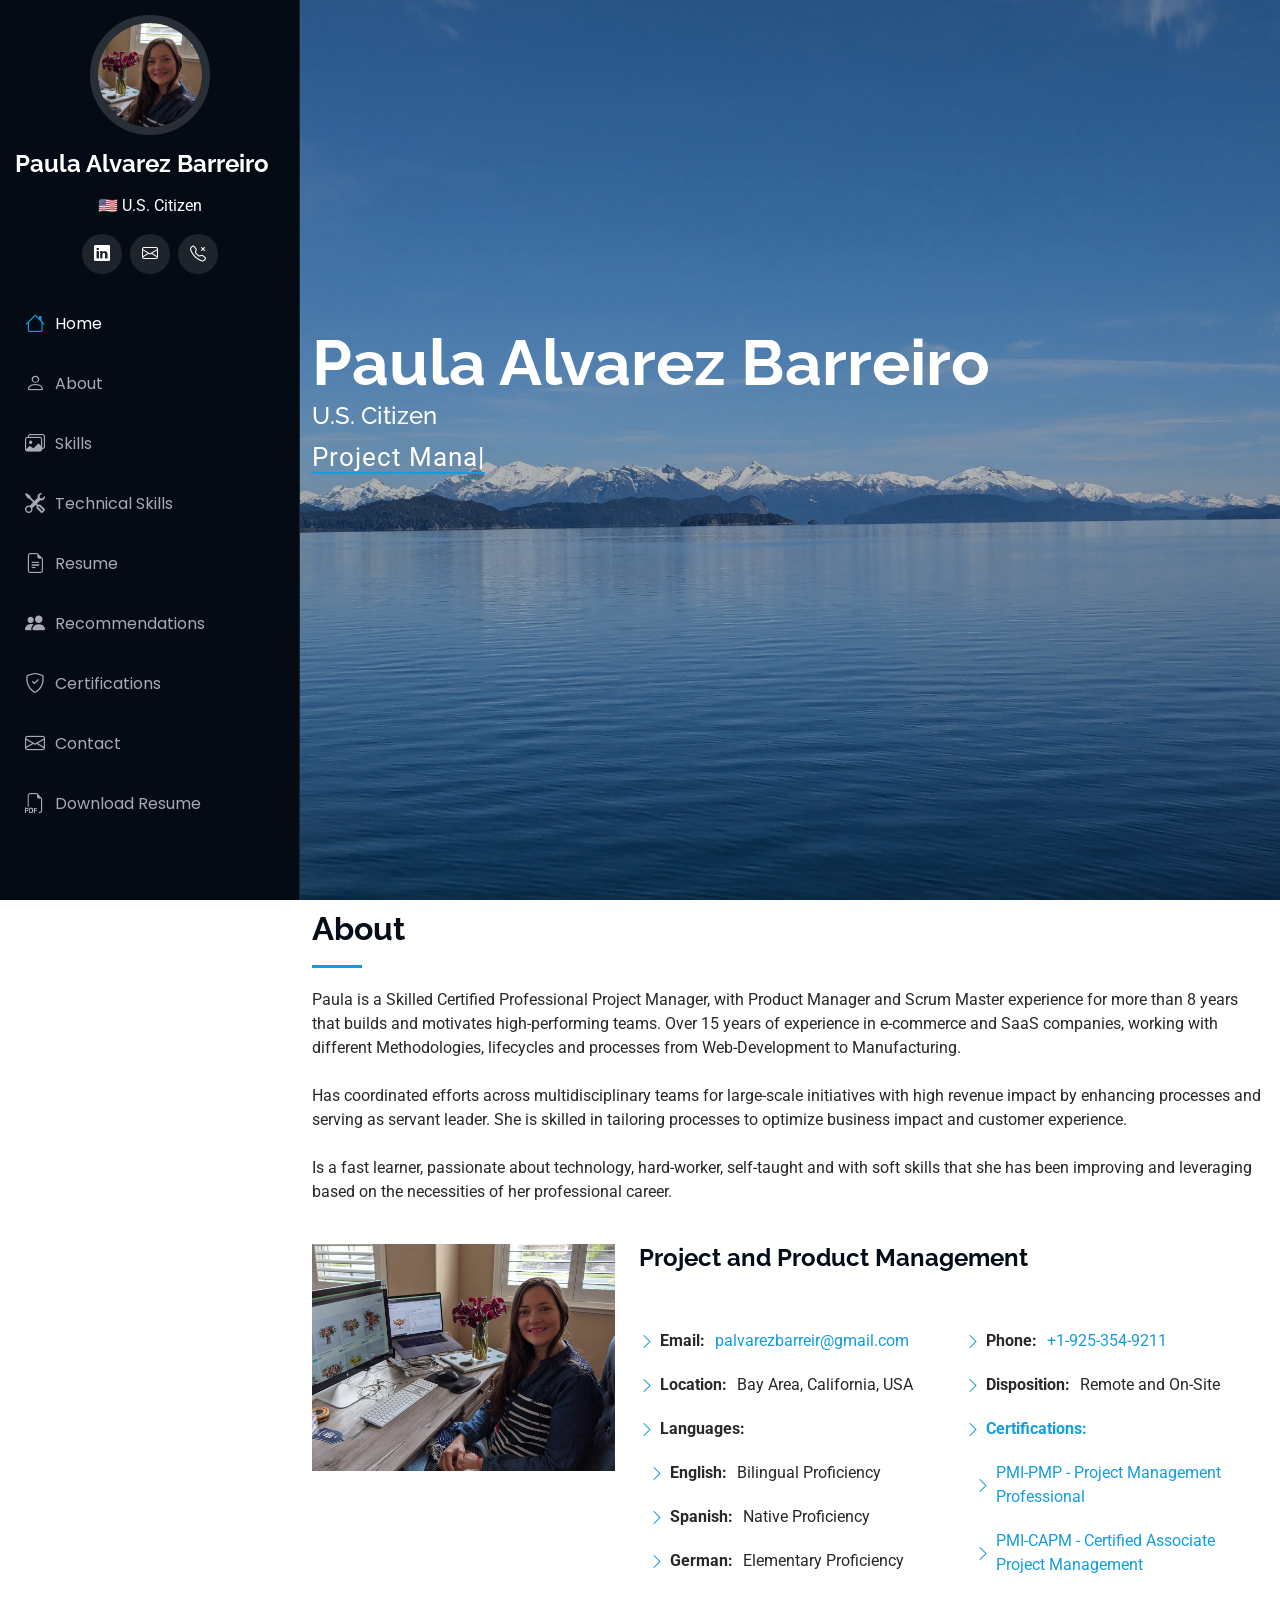
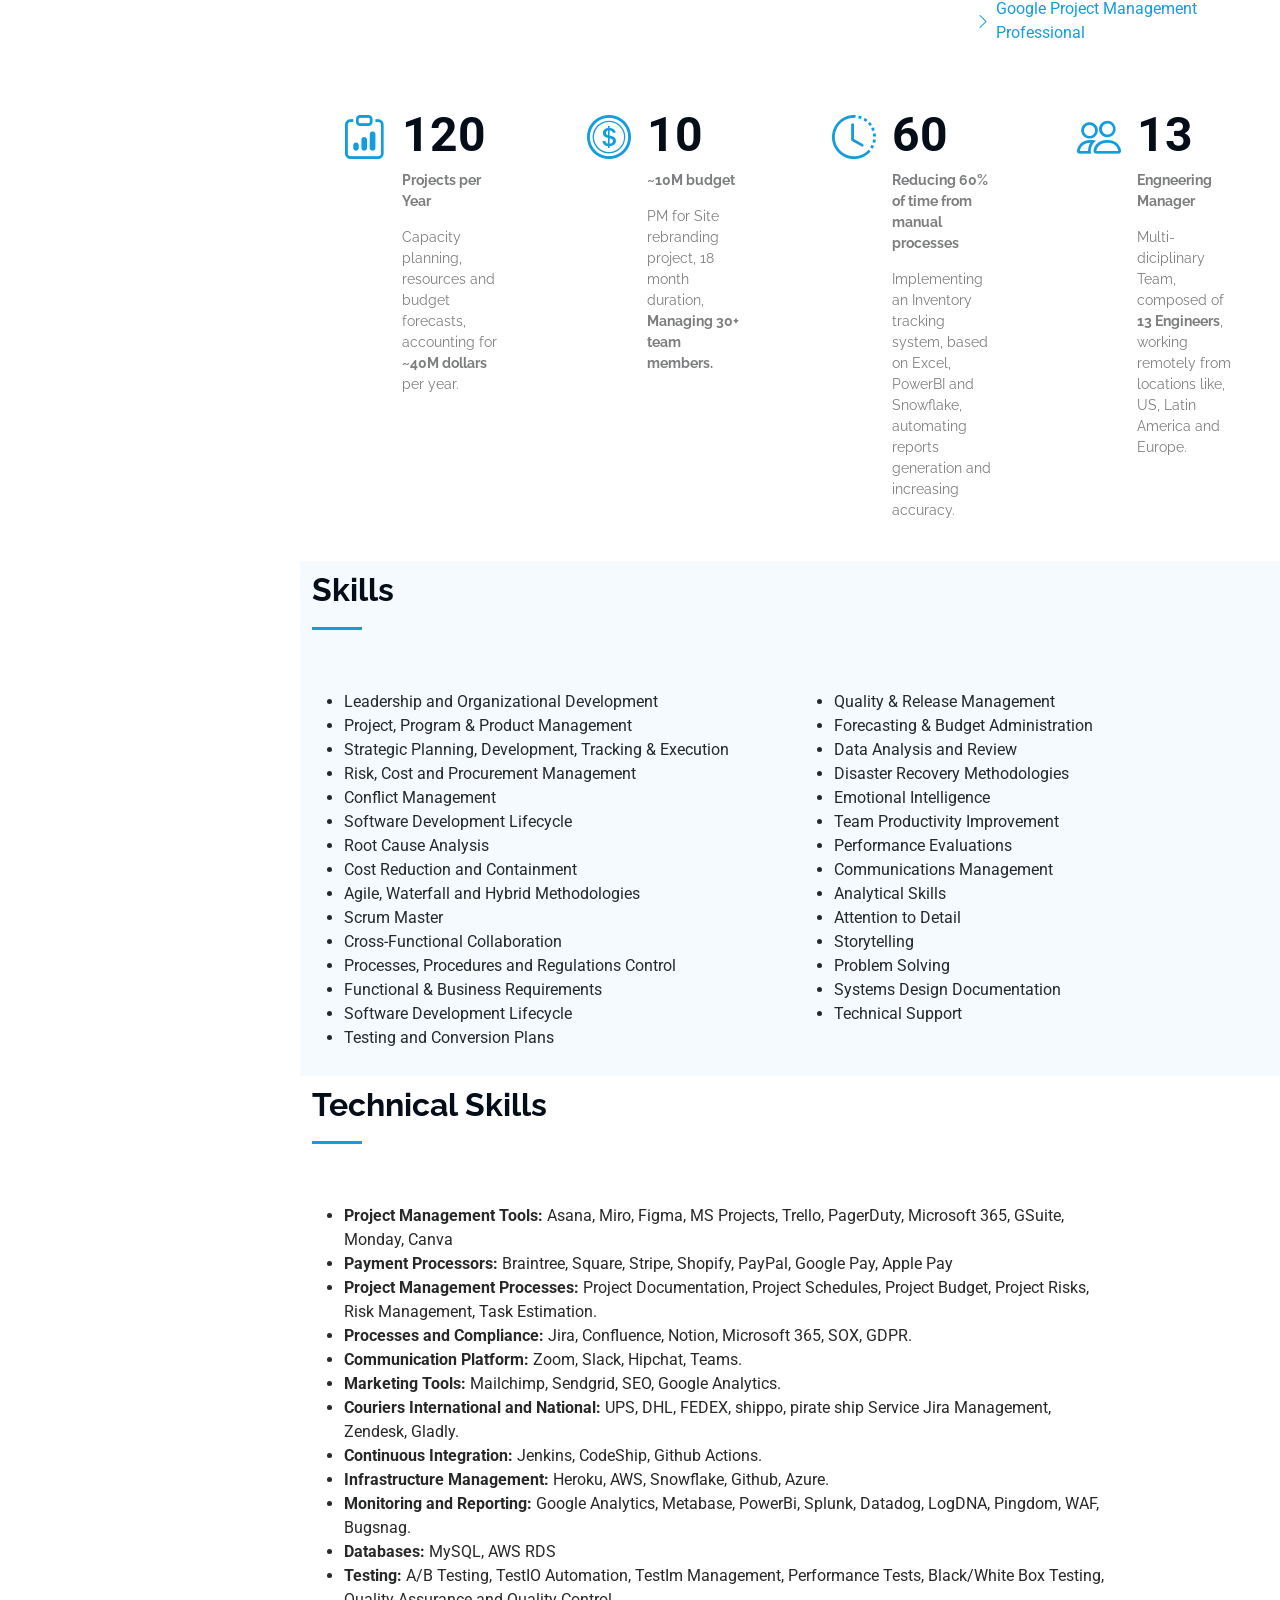
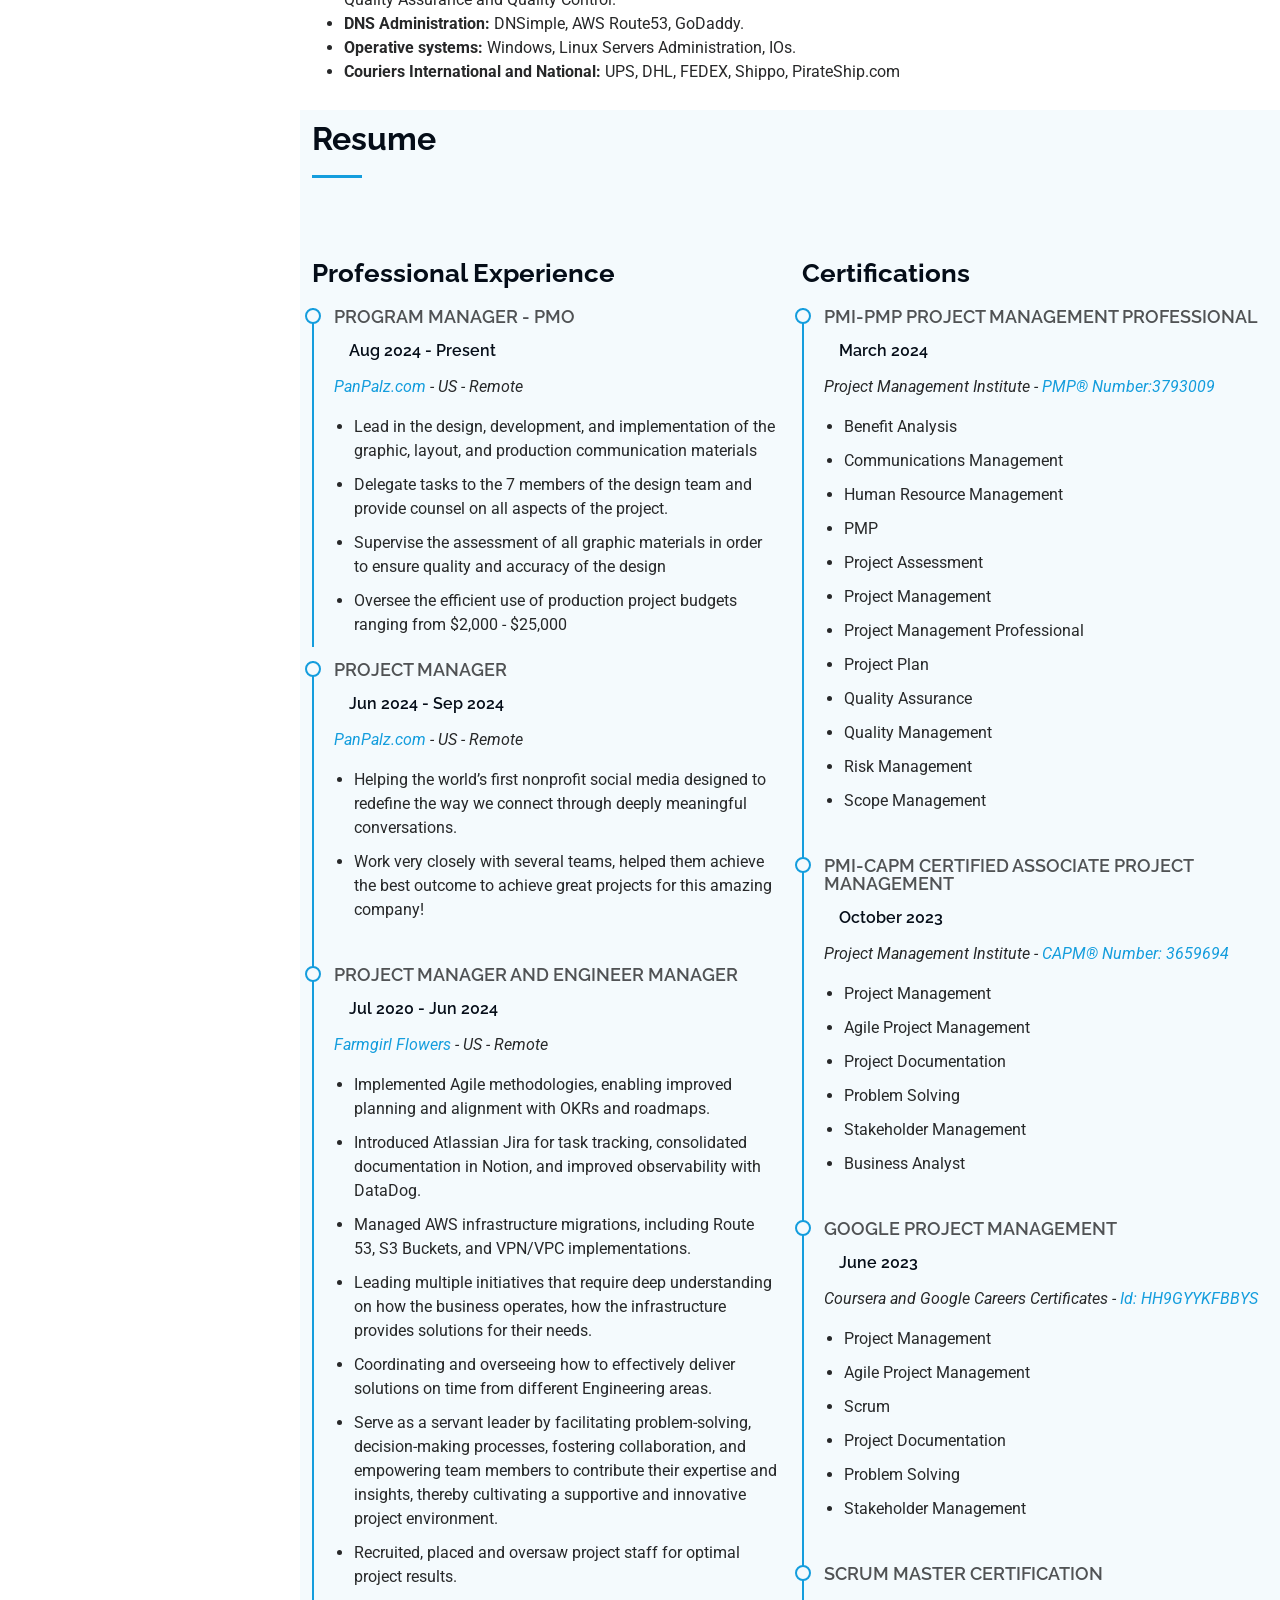
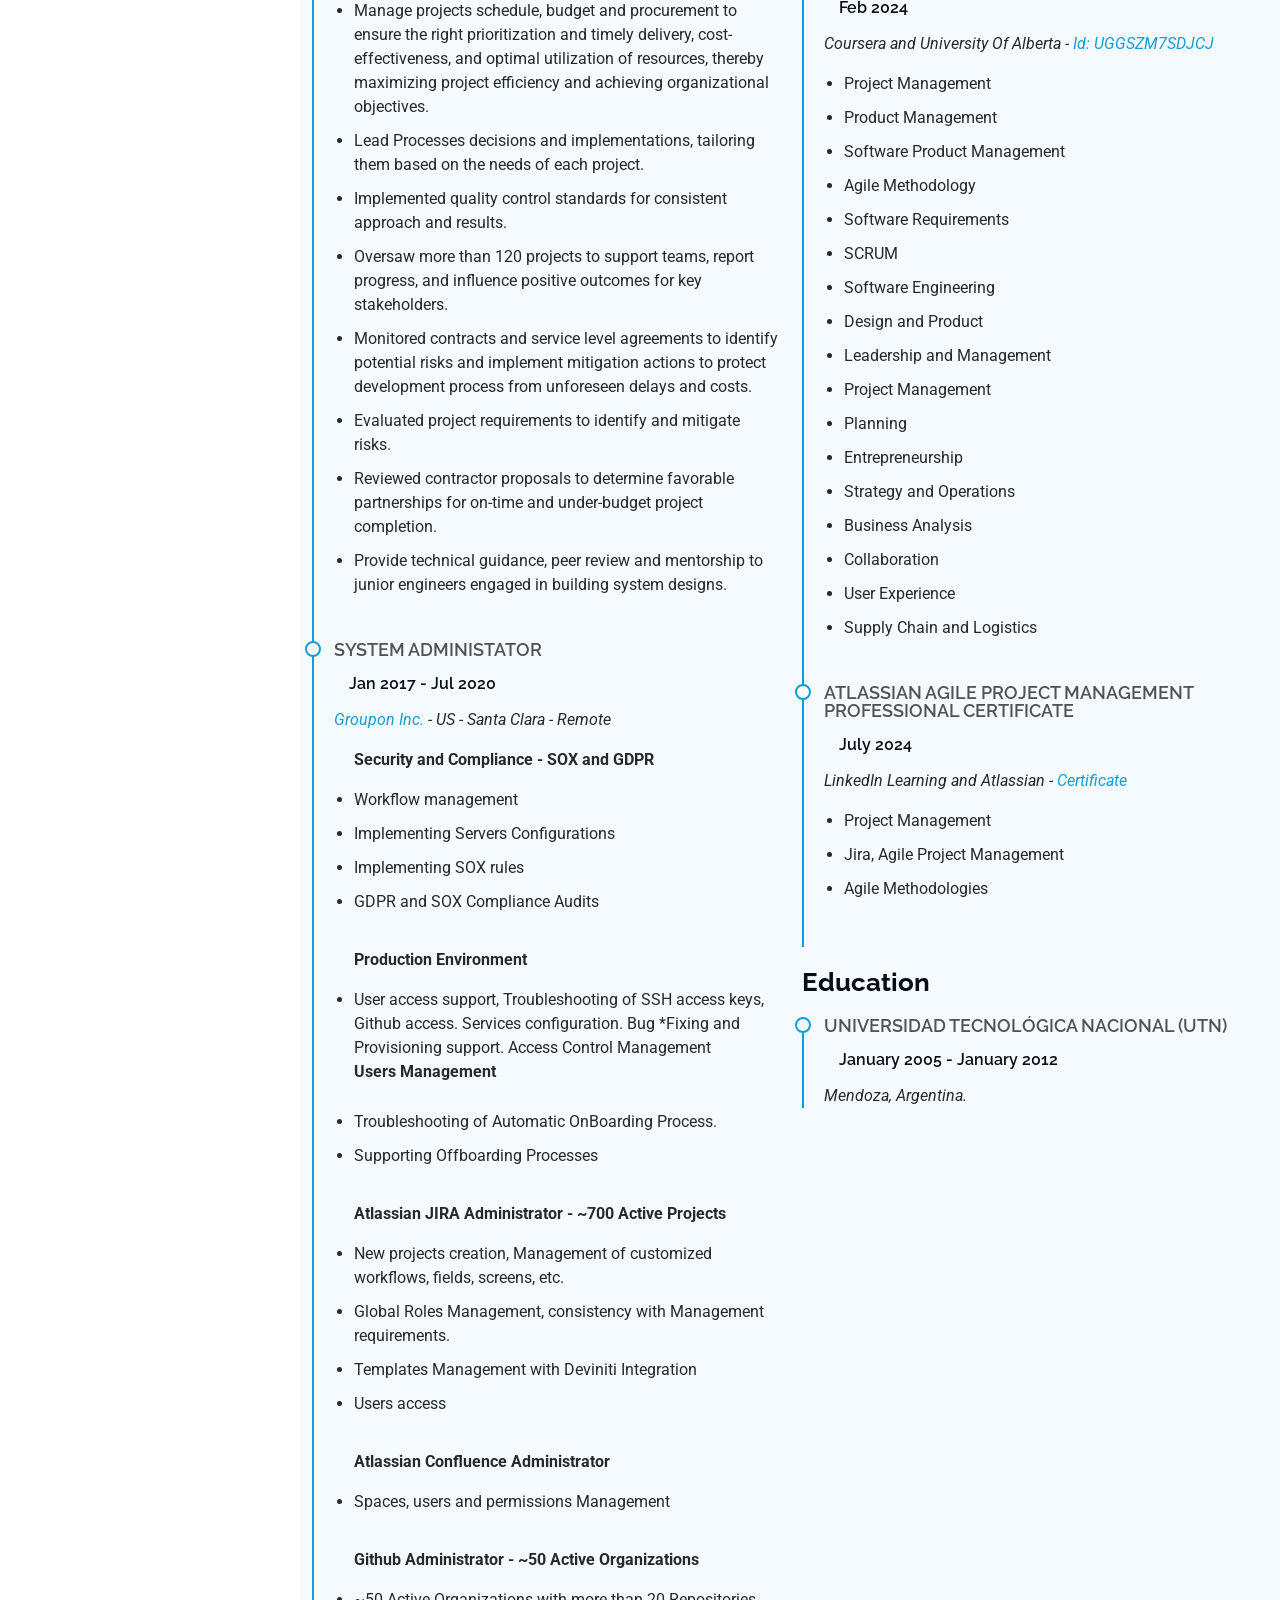
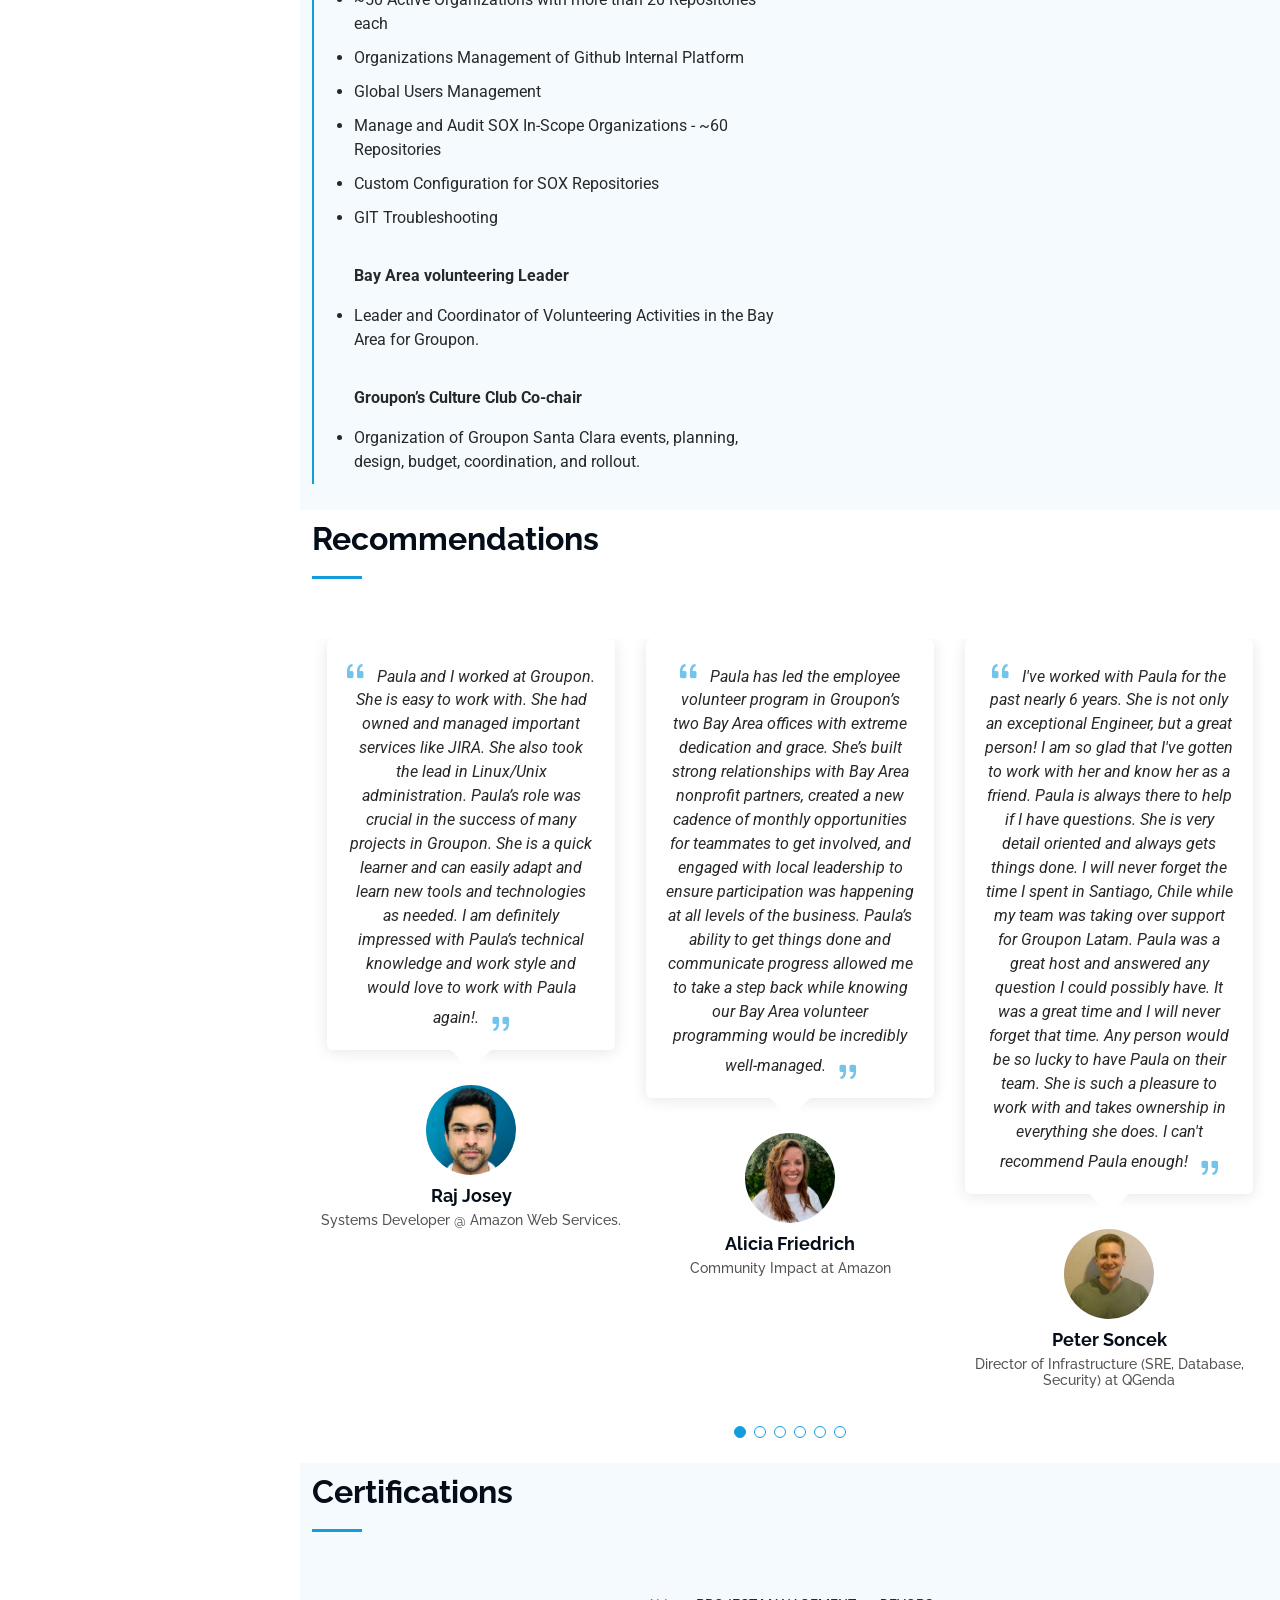
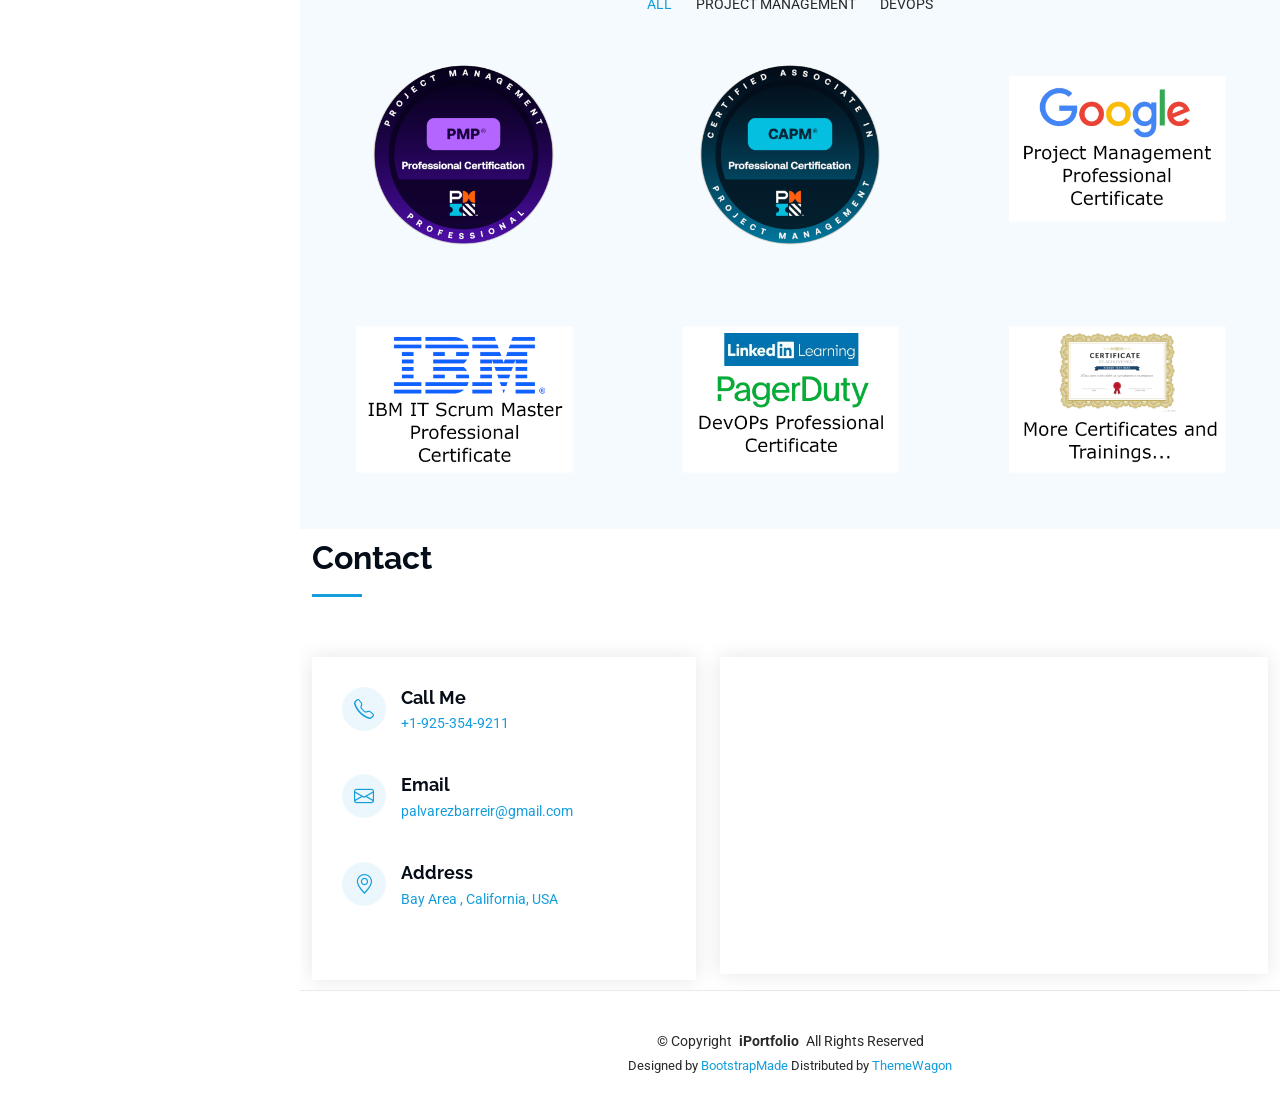
<file: index.html>
<!DOCTYPE html>
<html lang="en">

<head>
  <meta charset="utf-8">
  <meta content="width=device-width, initial-scale=1.0" name="viewport">
  <title>Paula Alvares Barreiro</title>
  <meta content="" name="description">
  <meta content="" name="keywords">

  <!-- Favicons -->
  <link href="assets/img/favicon.png" rel="icon">
  <link href="assets/img/apple-touch-icon.png" rel="apple-touch-icon">

  <!-- Fonts -->
  <link href="https://fonts.googleapis.com" rel="preconnect">
  <link href="https://fonts.gstatic.com" rel="preconnect" crossorigin>
  <link href="https://fonts.googleapis.com/css2?family=Roboto:ital,wght@0,100;0,300;0,400;0,500;0,700;0,900;1,100;1,300;1,400;1,500;1,700;1,900&family=Poppins:ital,wght@0,100;0,200;0,300;0,400;0,500;0,600;0,700;0,800;0,900;1,100;1,200;1,300;1,400;1,500;1,600;1,700;1,800;1,900&family=Raleway:ital,wght@0,100;0,200;0,300;0,400;0,500;0,600;0,700;0,800;0,900;1,100;1,200;1,300;1,400;1,500;1,600;1,700;1,800;1,900&display=swap" rel="stylesheet">

  <!-- Vendor CSS Files -->
  <link href="assets/vendor/bootstrap/css/bootstrap.min.css" rel="stylesheet">
  <link href="assets/vendor/bootstrap-icons/bootstrap-icons.css" rel="stylesheet">
  <link href="assets/vendor/aos/aos.css" rel="stylesheet">
  <link href="assets/vendor/glightbox/css/glightbox.min.css" rel="stylesheet">
  <link href="assets/vendor/swiper/swiper-bundle.min.css" rel="stylesheet">

  <!-- Main CSS File -->
  <link href="assets/css/main.css" rel="stylesheet">

  <!-- =======================================================
  * Template Name: iPortfolio
  * Template URL: https://bootstrapmade.com/iportfolio-bootstrap-portfolio-websites-template/
  * Updated: Jun 29 2024 with Bootstrap v5.3.3
  * Author: BootstrapMade.com
  * License: https://bootstrapmade.com/license/
  ======================================================== -->
</head>

<body class="index-page">

  <header id="header" class="header dark-background d-flex flex-column">
    <i class="header-toggle d-xl-none bi bi-list"></i>

    <div class="profile-img">
      <img src="assets/img/my-profile-img.jpg" alt="" class="img-fluid rounded-circle">
    </div>

    <a href="/" class="logo d-flex align-items-center content-center">
      <!-- Uncomment the line below if you also wish to use an image logo -->
      <!-- <img src="assets/img/logo.png" alt=""> -->
      <h1 class="sitename">Paula Alvarez Barreiro</h1>
    </a>
    <div class="align-items-center content-center text-center">
      <p>🇺🇸 U.S. Citizen</p>
    </div>
    <div class="social-links text-center">
      <a target="_blank" rel="noopener noreferrer" href="https://www.linkedin.com/in/palvarezbarreiro/" class="linkedin"><i class="bi bi-linkedin"></i></a>
      <a target="_blank" rel="noopener noreferrer" href="mailto:palvarezbarreir@gmail.com" class="google-plus"><i class="bi bi-envelope"></i></a>
      <a href="tel:+1-925-354-9211" class="google-plus"><i class="bi bi-telephone-x"></i></a>
    </div>

    <nav id="navmenu" class="navmenu">
      <ul>
        <li><a href="#hero" class="active"><i class="bi bi-house navicon"></i>Home</a></li>
        <li><a href="#about"><i class="bi bi-person navicon"></i>About</a></li>
        <li><a href="#skills"><i class="bi bi-images navicon"></i>Skills</a></li>
        <li><a href="#technical-skills"><i class="bi bi-tools navicon"></i>Technical Skills</a></li>
        <li><a href="#resume"><i class="bi bi-file-earmark-text navicon"></i>Resume</a></li>
        <li><a href="#recommendations"><i class="bi bi-people-fill navicon"></i>Recommendations</a></li>
        <li><a href="#certifications"><i class="bi bi-shield-check navicon"></i>Certifications</a></li>
        <li><a href="#contact"><i class="bi bi-envelope navicon"></i>Contact</a></li>
        <li><a target="_blank" rel="noopener noreferrer" href="/Paula_Alvarez_Barreiro_Resume_v2.0.pdf"><i class="bi bi-filetype-pdf navicon"></i>Download Resume</a></li>
      </ul>
    </nav>

  </header>

  <main class="main">

    <!-- Hero Section -->
    <section id="hero" class="hero section dark-background">

      <img src="assets/img/hero-bg.jpg" alt="" data-aos="fade-in" class="">

      <div class="container" data-aos="fade-up" data-aos-delay="100">
        <h2>Paula Alvarez Barreiro</h2>
        <h4>U.S. Citizen</h4>
        <p><span class="typed" data-typed-items="Project Manager, Program Manager, Engineering Manager, PMI-PMP - Project Management Professional, PMI-CAPM - Certified Associate Project Management">Project Manager</span><span class="typed-cursor typed-cursor--blink" aria-hidden="true"></span><span class="typed-cursor typed-cursor--blink" aria-hidden="true"></span></p>
      </div>

    </section><!-- /Hero Section -->

    <!-- About Section -->
    <section id="about" class="about section">

      <!-- Section Title -->
      <div class="container section-title" data-aos="fade-up">
        <h2>About</h2>
        <p>Paula is a Skilled Certified Professional Project Manager, with Product Manager and Scrum Master experience for more than 8 years that builds and motivates high-performing teams. Over 15 years of experience in e-commerce and SaaS companies, working with different Methodologies, lifecycles and processes from Web-Development to Manufacturing.
          <br>
          <br>
        </p>
        <p>
          Has coordinated efforts across multidisciplinary teams for large-scale initiatives with high revenue impact by enhancing processes and serving as servant leader. She is skilled in tailoring processes to optimize business impact and customer experience.
          <br>
          <br>
        </p>
        <p>
          Is a fast learner, passionate about technology, hard-worker, self-taught and with soft skills that she has been improving and leveraging based on the necessities of her professional career.
        </p>
      </div><!-- End Section Title -->

      <div class="container" data-aos="fade-up" data-aos-delay="100">

        <div class="row gy-4 justify-content-center">
          <div class="col-lg-4">
            <img src="assets/img/my-profile-about-img.jpg" class="img-fluid" alt="">
          </div>
          <div class="col-lg-8 content">
            <h2>Project and Product Management</h2>
            <p class="fst-italic py-3">
            </p>

            <div class="row">
              <div class="col-lg-6">
                <ul>
                  <li><i class="bi bi-chevron-right"></i> <strong>Email:</strong> <span><a target="_blank" rel="noopener noreferrer" href="mailto:palvarezbarreir@gmail.com">palvarezbarreir@gmail.com</a></span></li>

                  <li><i class="bi bi-chevron-right"></i> <strong>Location:</strong> <span>Bay Area, California, USA</span></li>
                  <li><i class="bi bi-chevron-right"></i> <strong>Languages:</strong></span></li>
                  <div style="padding-left: 10px;">
                    <ul>
                      <li><i class="bi bi-chevron-right"></i> <strong>English:</strong> <span>Bilingual Proficiency</span></li>
                      <li><i class="bi bi-chevron-right"></i> <strong>Spanish:</strong> <span>Native Proficiency</span></li>
                      <li><i class="bi bi-chevron-right"></i> <strong>German:</strong> <span>Elementary Proficiency</span></li>
                    </ul>
                  </div>
              </div>
              <div class="col-lg-6">
                <ul>
                  <li><i class="bi bi-chevron-right"></i> <strong>Phone:</strong> <span><a href="tel:+1-925-354-9211">+1-925-354-9211</a></span></li>
                  <li><i class="bi bi-chevron-right"></i> <strong>Disposition:</strong> <span>Remote and On-Site</span></li>
                  <li><i class="bi bi-chevron-right"></i> <a href="/certifications"><strong>Certifications:</strong></a></li>
                  <div style="padding-left: 10px;">
                    <ul>
                      <li><i class="bi bi-chevron-right"></i><span><a target="_blank" rel="noopener noreferrer" href="/certifications/Paula_A_Alvarez_Barreiro_PMP.pdf">PMI-PMP - Project Management Professional</a></span></li>
                      <li><i class="bi bi-chevron-right"></i><span><a target="_blank" rel="noopener noreferrer" href="/certifications/Paula_A_Alvarez_Barreiro_CAPM.pdf">PMI-CAPM - Certified Associate Project Management</a></span></li>
                      <li><i class="bi bi-chevron-right"></i><span><a target="_blank" rel="noopener noreferrer" href="/certifications/Paula_A_Alvarez_Barreiro_Google_PM.pdf">Google Project Management Professional</a></span></li>
                    </ul>
                  </div>
                </ul>
              </div>
            </div>
          </div>
        </div>

      </div>

    </section><!-- /About Section -->

    <!-- Stats Section -->
    <section id="stats" class="stats section">

      <div class="container" data-aos="fade-up" data-aos-delay="100">

        <div class="row gy-4">

          <div class="col-lg-3 col-md-6">
            <div class="stats-item">
              <i class="bi bi-clipboard-data"></i>
              <span data-purecounter-start="0" data-purecounter-end="120" data-purecounter-duration="1" class="purecounter"></span>
              <p><strong>Projects per Year</strong></p>
              <p><span>Capacity planning, resources and budget forecasts, accounting for <strong>~40M dollars</strong> per year.</span></p>
            </div>
          </div><!-- End Stats Item -->

          <div class="col-lg-3 col-md-6">
            <div class="stats-item">
              <i class="bi bi-coin"></i>
              <span data-purecounter-start="0" data-purecounter-end="10" data-purecounter-duration="1" class="purecounter"></span>
              <p><strong>~10M budget</strong></p>
              <p><span>PM for Site rebranding project, 18 month duration, <strong>Managing 30+ team members.</strong></span></p>
            </div>
          </div><!-- End Stats Item -->

          <div class="col-lg-3 col-md-6">
            <div class="stats-item">
              <i class="bi bi-clock-history"></i>
              <span data-purecounter-start="0" data-purecounter-end="60" data-purecounter-duration="1" class="purecounter"></span>
              <p><strong>Reducing 60% of time from manual processes</strong></p>
              <p><span>Implementing an Inventory tracking system, based on Excel, PowerBI and Snowflake, automating reports generation and increasing accuracy.</span></p>
            </div>
          </div><!-- End Stats Item -->

          <div class="col-lg-3 col-md-6">
            <div class="stats-item">
              <i class="bi bi-people"></i>
              <span data-purecounter-start="0" data-purecounter-end="13" data-purecounter-duration="1" class="purecounter"></span>
              <p><strong>Engneering Manager</strong></p>
              <p><span>Multi-diciplinary Team, composed of <strong>13 Engineers</strong>, working remotely from locations like, US, Latin America and Europe.</span></p>
            </div>
          </div><!-- End Stats Item -->

        </div>

      </div>

    </section><!-- /Stats Section -->

    <!-- Skills Section -->
    <section id="skills" class="skills section light-background">

      <!-- Section Title -->
      <div class="container section-title" data-aos="fade-up">
        <h2>Skills</h2>
        <p></p>
      </div><!-- End Section Title -->

      <div class="container" data-aos="fade-up" data-aos-delay="100">

        <div class="row">

          <div class="col-lg-6">

            <ul>
              <li><span>Leadership and Organizational Development</span></li>
              <li><span>Project, Program & Product Management</span></li>
              <li><span>Strategic Planning, Development, Tracking & Execution</span></li>
              <li><span>Risk, Cost and Procurement Management</span></li>
              <li><span>Conflict Management</span></li>
              <li><span>Software Development Lifecycle</span></li>
              <li><span>Root Cause Analysis</span></li>
              <li><span>Cost Reduction and Containment</span></li>
              <li><span>Agile, Waterfall and Hybrid Methodologies</span></li>
              <li><span>Scrum Master</span></li>
              <li><span>Cross-Functional Collaboration</span></li>
              <li><span>Processes, Procedures and Regulations Control</span></li>
              <li><span>Functional & Business Requirements</span></li>
              <li><span>Software Development Lifecycle</span></li>
              <li><span>Testing and Conversion Plans</span></li>
            </ul>

          </div>

          <div class="col-lg-6">
            <ul>
              <li><span>Quality & Release Management</span></li>
              <li><span>Forecasting & Budget Administration</span></li>
              <li><span>Data Analysis and Review</span></li>
              <li><span>Disaster Recovery Methodologies</span></li>
              <li><span>Emotional Intelligence</span></li>
              <li><span>Team Productivity Improvement</span></li>
              <li><span>Performance Evaluations</span></li>
              <li><span>Communications Management</span></li>
              <li><span>Analytical Skills</span></li>
              <li><span>Attention to Detail</span></li>
              <li><span>Storytelling</span></li>
              <li><span>Problem Solving</span></li>
              <li><span>Systems Design Documentation</span></li>
              <li><span>Technical Support</span></li>
            </ul>

          </div>

        </div>

      </div>

    </section><!-- /Skills Section -->

    <!-- Technical Skills Section -->
    <section id="technical-skills" class="skills section">

      <!-- Section Title -->
      <div class="container section-title" data-aos="fade-up">
        <h2>Technical Skills</h2>
        <p></p>
      </div><!-- End Section Title -->

      <div class="container" data-aos="fade-up" data-aos-delay="100">

        <div class="row">

          <div class="col-lg-10">

            <ul>
              <li><span><strong>Project Management Tools:</strong> Asana, Miro, Figma, MS Projects, Trello, PagerDuty, Microsoft 365, GSuite, Monday, Canva</span></li>
              <li><span><strong>Payment Processors:</strong> Braintree, Square, Stripe, Shopify, PayPal, Google Pay, Apple Pay</span></li>
              <li><span><strong>Project Management Processes:</strong> Project Documentation, Project Schedules, Project Budget, Project Risks, Risk Management, Task Estimation.</span></li>
              <li><span><strong>Processes and Compliance:</strong> Jira, Confluence, Notion, Microsoft 365, SOX, GDPR.</span></li>
              <li><span><strong>Communication Platform:</strong> Zoom, Slack, Hipchat, Teams.</span></li>
              <li><span><strong>Marketing Tools:</strong> Mailchimp, Sendgrid, SEO, Google Analytics.</span></li>
              <li><span><strong>Couriers International and National:</strong> UPS, DHL, FEDEX, shippo, pirate ship Service Jira Management, Zendesk, Gladly.</span></li>
              <li><span><strong>Continuous Integration:</strong> Jenkins, CodeShip, Github Actions.</span></li>
              <li><span><strong>Infrastructure Management:</strong> Heroku, AWS, Snowflake, Github, Azure.</span></li>
              <li><span><strong>Monitoring and Reporting:</strong> Google Analytics, Metabase, PowerBi, Splunk, Datadog, LogDNA, Pingdom, WAF, Bugsnag.</span></li>
              <li><span><strong>Databases:</strong> MySQL, AWS RDS</span></li>
              <li><span><strong>Testing:</strong> A/B Testing, TestIO Automation, TestIm Management, Performance Tests, Black/White Box Testing, Quality Assurance and Quality Control.</span></li>
              <li><span><strong>DNS Administration:</strong> DNSimple, AWS Route53, GoDaddy.</span></li>
              <li><span><strong>Operative systems:</strong> Windows, Linux Servers Administration, IOs.</span></li>
              <li><span><strong>Couriers International and National:</strong> UPS, DHL, FEDEX, Shippo, PirateShip.com</span></li>
            </ul>

          </div>

        </div>

      </div>

    </section><!-- /Skills Section -->

    <!-- Resume Section -->
    <section id="resume" class="resume section light-background">

      <!-- Section Title -->
      <div class="container section-title" data-aos="fade-up">
        <h2>Resume</h2>
      </div><!-- End Section Title -->

      <div class="container">

        <div class="row">

          <div class="col-lg-6" data-aos="fade-up" data-aos-delay="100">
            <h3 class="resume-title">Professional Experience</h3>

            <div class="resume-item pb-0">
              <h4>Program Manager - PMO</h4>
              <h5>Aug 2024 - Present</h5>
              <p><em><a target="_blank" rel="noopener noreferrer" href="https://panpalz.com/">PanPalz.com</a> - US - Remote</em></p>
              <ul>
                <li>Lead in the design, development, and implementation of the graphic, layout, and production communication materials</li>
                <li>Delegate tasks to the 7 members of the design team and provide counsel on all aspects of the project. </li>
                <li>Supervise the assessment of all graphic materials in order to ensure quality and accuracy of the design</li>
                <li>Oversee the efficient use of production project budgets ranging from $2,000 - $25,000</li>
              </ul>
            </div><!-- Edn Resume Item -->

            <div class="resume-item">
              <h4>Project Manager</h4>
              <h5>Jun 2024 - Sep 2024</h5>
              <p><em><a target="_blank" rel="noopener noreferrer" href="https://panpalz.com/">PanPalz.com</a> - US -  Remote</em></p>
              <ul>
                <li>Helping the world’s first nonprofit social media designed to redefine the way we connect through deeply meaningful conversations.</li>
                <li>Work very closely with several teams,  helped them achieve the best outcome to achieve great projects for this amazing company!</li>
              </ul>
            </div><!-- Edn Resume Item -->

            <div class="resume-item">
              <h4>Project Manager and Engineer Manager</h4>
              <h5>Jul 2020 - Jun 2024</h5>
              <p><em><a target="_blank" rel="noopener noreferrer" href="https://farmgirlflowers.com/">Farmgirl Flowers</a> - US - Remote</em></p>
              <ul>
                <li>Implemented Agile methodologies, enabling improved planning and alignment with OKRs and roadmaps.</li>
                <li>Introduced Atlassian Jira for task tracking, consolidated documentation in Notion, and improved observability with DataDog.</li>
                <li>Managed AWS infrastructure migrations, including Route 53, S3 Buckets, and VPN/VPC implementations.</li>
                <li>Leading multiple initiatives that require deep understanding on how the business operates, how the infrastructure provides solutions for their needs.</li>
                <li>Coordinating and overseeing how to effectively deliver solutions on time from different Engineering areas.</li>
                <li>Serve as a servant leader by facilitating problem-solving, decision-making processes, fostering collaboration, and empowering team members to contribute their expertise and insights, thereby cultivating a supportive and innovative project environment.</li>
                <li>Recruited, placed and oversaw project staff for optimal project results.</li>
                <li>Manage projects schedule, budget and procurement to ensure the right prioritization and timely delivery, cost-effectiveness, and optimal utilization of resources, thereby maximizing project efficiency and achieving organizational objectives.</li>
                <li>Lead Processes decisions and implementations, tailoring them based on the needs of each project.</li>
                <li>Implemented quality control standards for consistent approach and results.</li>
                <li>Oversaw more than 120 projects to support teams, report progress, and influence positive outcomes for key stakeholders.</li>
                <li>Monitored contracts and service level agreements to identify potential risks and implement mitigation actions to protect development process from unforeseen delays and costs.</li>
                <li>Evaluated project requirements to identify and mitigate risks.</li>
                <li>Reviewed contractor proposals to determine favorable partnerships for on-time and under-budget project completion.</li>
                <li>Provide technical guidance, peer review and mentorship to junior engineers engaged in building system designs.</li>
              </ul>
            </div><!-- Edn Resume Item -->

            <div class="resume-item">
              <h4>System Administator</h4>
              <h5>Jan 2017 - Jul 2020</h5>
              <p><em><a target="_blank" rel="noopener noreferrer" href="https://www.groupon.com/">Groupon Inc.</a> - US - Santa Clara - Remote</em></p>
              <ul>
                <p><strong>Security and Compliance - SOX and GDPR</strong></p> 
                <li>Workflow management</li>
                <li>Implementing Servers Configurations </li>
                <li>Implementing SOX rules</li>
                <li>GDPR and SOX Compliance Audits </li>
                <br>
                <p><strong>Production Environment</strong></p> 
                <li>User access support, Troubleshooting of SSH access keys, Github access. Services configuration. Bug *Fixing and Provisioning support. Access Control Management 
                <br>
                <p><strong>Users Management</strong></p>
                <li>Troubleshooting of Automatic OnBoarding Process.</li>
                <li>Supporting Offboarding Processes</li>
                <br>
                <p><strong>Atlassian JIRA Administrator - ~700 Active Projects</strong></p>
                <li>New projects creation, Management of customized workflows, fields, screens, etc.</li>
                <li>Global Roles Management, consistency with Management requirements.</li>
                <li>Templates Management with Deviniti Integration</li>
                <li>Users access</li>
                <br>
                <p><strong>Atlassian Confluence Administrator</strong></p>
                <li>Spaces, users and permissions Management</li>
                <br>
                <p><strong>Github Administrator - ~50 Active Organizations</strong></p>
                <li>~50 Active Organizations with more than 20 Repositories each</li>
                <li>Organizations Management of Github Internal Platform</li>
                <li>Global Users Management</li>
                <li>Manage and Audit SOX In-Scope Organizations - ~60 Repositories</li>
                <li>Custom Configuration for SOX Repositories</li>
                <li>GIT Troubleshooting </li>
                <br>
                <p><strong>Bay Area volunteering Leader</strong></p>
                <li>Leader and Coordinator of Volunteering Activities in the Bay Area for Groupon.</li>
                <br>
                <p><strong>Groupon’s Culture Club Co-chair</strong></p>
                <li>Organization of Groupon Santa Clara events, planning, design, budget, coordination, and rollout.</li>

              </ul>
            </div><!-- Edn Resume Item -->


          </div>

          <div class="col-lg-6" data-aos="fade-up" data-aos-delay="200">
            <h3 class="resume-title">Certifications</h3>

            <div class="resume-item">
              <h4>PMI-PMP Project Management Professional</h4>
              <h5>March 2024</h5>
              <p><em>Project Management Institute - <a target="_blank" rel="noopener noreferrer" href="/certifications/Paula_A_Alvarez_Barreiro_PMP.pdf">PMP® Number:3793009</a></em></p>
              <ul>
                <li>Benefit Analysis</li>
                <li>Communications Management</li>
                <li>Human Resource Management</li>
                <li>PMP</li>
                <li>Project Assessment</li>
                <li>Project Management</li>
                <li>Project Management Professional</li>
                <li>Project Plan</li>
                <li>Quality Assurance</li>
                <li>Quality Management</li>
                <li>Risk Management</li>
                <li>Scope Management</li>
              </ul>
            </div><!-- Edn Resume Item -->

            <div class="resume-item">
              <h4>PMI-CAPM Certified Associate Project Management</h4>
              <h5>October 2023</h5>
              <p><em>Project Management Institute - <a target="_blank" rel="noopener noreferrer" href="/certifications/Paula_A_Alvarez_Barreiro_CAPM.pdf">CAPM® Number: 3659694</a></em></p>
              <ul>
                <li>Project Management</li>
                <li>Agile Project Management</li>
                <li>Project Documentation</li>
                <li>Problem Solving</li>
                <li>Stakeholder Management</li>
                <li>Business Analyst</li>
              </ul>
            </div><!-- Edn Resume Item -->

            <div class="resume-item">
              <h4>Google Project Management</h4>
              <h5>June 2023</h5>
              <p><em>Coursera and Google Careers Certificates - <a target="_blank" rel="noopener noreferrer" href="/certifications/Paula_A_Alvarez_Barreiro_Google_PM.pdf">Id: HH9GYYKFBBYS</a></em></p>
              <ul>
                <li>Project Management</li>
                <li>Agile Project Management</li>
                <li>Scrum</li>
                <li>Project Documentation</li>
                <li>Problem Solving</li>
                <li>Stakeholder Management</li>
              </ul>
            </div><!-- Edn Resume Item -->

            <div class="resume-item">
              <h4>SCRUM Master Certification</h4>
              <h5>Feb 2024</h5>
              <p><em>Coursera and University Of Alberta - <a target="_blank" rel="noopener noreferrer" href="https://www.coursera.org/account/accomplishments/specialization/HFHTYA6Y2D66">Id: UGGSZM7SDJCJ</a></em></p>
              <ul>
                <li>Project Management</li>
                <li>Product Management</li>
                <li>Software Product Management</li>
                <li>Agile Methodology</li>
                <li>Software Requirements</li>
                <li>SCRUM</li>
                <li>Software Engineering</li>
                <li>Design and Product</li>
                <li>Leadership and Management</li>
                <li>Project Management</li>
                <li>Planning</li>
                <li>Entrepreneurship</li>
                <li>Strategy and Operations</li>
                <li>Business Analysis</li>
                <li>Collaboration</li>
                <li>User Experience</li>
                <li>Supply Chain and Logistics</li>
              </ul>
            </div><!-- Edn Resume Item -->

            <div class="resume-item">
              <h4>Atlassian Agile Project Management Professional Certificate</h4>
              <h5>July 2024</h5>
              <p><em>LinkedIn Learning and Atlassian - <a target="_blank" rel="noopener noreferrer" href="https://www.linkedin.com/learning/certificates/50351dd9608bcdac6f1de95f3390e9f15bfeb2d13f451381068f9f5e0f2317cb">Certificate</a></em></p>
              <ul>
                <li>Project Management</li>
                <li>Jira, Agile Project Management</li>
                <li>Agile Methodologies</li>
              </ul>
            </div><!-- Edn Resume Item -->


            <h3 class="resume-title">Education</h3>
            <div class="resume-item">
              <h4>Universidad Tecnológica Nacional (UTN)</h4>
              <h5>January 2005 - January 2012</h5>
              <p><em>Mendoza, Argentina.</em></p>
              <p></p>
            </div><!-- Edn Resume Item -->

          </div>

        </div>

      </div>

    </section><!-- /Resume Section -->

    <!-- Testimonials Section -->
    <section id="recommendations" class="testimonials section">

      <!-- Section Title -->
      <div class="container section-title" data-aos="fade-up">
        <h2>Recommendations</h2>
        <p></p>
      </div><!-- End Section Title -->

      <div class="container" data-aos="fade-up" data-aos-delay="100">

        <div class="swiper init-swiper">
          <script type="application/json" class="swiper-config">
            {
              "loop": true,
              "speed": 1000,
              "autoplay": {
                "delay": 10000
              },
              "slidesPerView": "auto",
              "pagination": {
                "el": ".swiper-pagination",
                "type": "bullets",
                "clickable": true
              },
              "breakpoints": {
                "320": {
                  "slidesPerView": 1,
                  "spaceBetween": 40
                },
                "1200": {
                  "slidesPerView": 3,
                  "spaceBetween": 1
                }
              }
            }
          </script>
          <div class="swiper-wrapper">

            <div class="swiper-slide">
              <div class="testimonial-item">
                <p>
                  <i class="bi bi-quote quote-icon-left"></i>
                  <span>Paula and I worked at Groupon. She is easy to work with. She had owned and managed important services like JIRA. She also took the lead in Linux/Unix administration. Paula’s role was crucial in the success of many projects in Groupon. She is a quick learner and can easily adapt and learn new tools and technologies as needed. I am definitely impressed with Paula’s technical knowledge and work style and would love to work with Paula again!.</span>
                  <i class="bi bi-quote quote-icon-right"></i>
                </p>
                <img src="assets/img/testimonials/Raj_Josey.jpg" class="testimonial-img" alt="">
                <h3>Raj Josey</h3>
                <h4>Systems Developer @ Amazon Web Services.</h4>
              </div>
            </div><!-- End testimonial item -->

            <div class="swiper-slide">
              <div class="testimonial-item">
                <p>
                  <i class="bi bi-quote quote-icon-left"></i>
                  <span>Paula has led the employee volunteer program in Groupon’s two Bay Area offices with extreme dedication and grace. She’s built strong relationships with Bay Area nonprofit partners, created a new cadence of monthly opportunities for teammates to get involved, and engaged with local leadership to ensure participation was happening at all levels of the business. Paula’s ability to get things done and communicate progress allowed me to take a step back while knowing our Bay Area volunteer programming would be incredibly well-managed.</span>
                  <i class="bi bi-quote quote-icon-right"></i>
                </p>
                <img src="assets/img/testimonials/Alicia_Friedrich.jpg" class="testimonial-img" alt="">
                <h3>Alicia Friedrich</h3>
                <h4>Community Impact at Amazon</h4>
              </div>
            </div><!-- End testimonial item -->

            <div class="swiper-slide">
              <div class="testimonial-item">
                <p>
                  <i class="bi bi-quote quote-icon-left"></i>
                  <span>I've worked with Paula for the past nearly 6 years. She is not only an exceptional Engineer, but a great person! I am so glad that I've gotten to work with her and know her as a friend. Paula is always there to help if I have questions. She is very detail oriented and always gets things done. 

                    I will never forget the time I spent in Santiago, Chile while my team was taking over support for Groupon Latam. Paula was a great host and answered any question I could possibly have. It was a great time and I will never forget that time.
                    
                    Any person would be so lucky to have Paula on their team. She is such a pleasure to work with and takes ownership in everything she does. I can't recommend Paula enough!</span>
                  <i class="bi bi-quote quote-icon-right"></i>
                </p>
                <img src="assets/img/testimonials/Peter_Soncek.jpg" class="testimonial-img" alt="">
                <h3>Peter Soncek</h3>
                <h4>Director of Infrastructure (SRE, Database, Security) at QGenda</h4>
              </div>
            </div><!-- End testimonial item -->

            <div class="swiper-slide">
              <div class="testimonial-item">
                <p>
                  <i class="bi bi-quote quote-icon-left"></i>
                  <span>I've worked alongside Paula as QA Analyst for over 3 years. In those years, Paula has proven that her analytical skills for both quality and business point of view are precise and effective. She has excelled at the core elements of her job, and also extended her knowledge beyond the scope of her role. Furthermore, she has been open to give support on any matter to her co-workers making her a person to-go-to when in doubt.</span>
                  <i class="bi bi-quote quote-icon-right"></i>
                </p>
                <img src="assets/img/testimonials/Agustin_Quiroga.jpg" class="testimonial-img" alt="">
                <h3>Agustin Quiroga</h3>
                <h4>DevOps Engineer</h4>
              </div>
            </div><!-- End testimonial item -->

            <div class="swiper-slide">
              <div class="testimonial-item">
                <p>
                  <i class="bi bi-quote quote-icon-left"></i>
                  <span>I had the pleasure to work with Paula for several years at Groupon. She has helped me countless times with projects related to Atlassian products (Jira, Confluence), Github management, and production environment setups.
                    She is a very smart engineer and can figure out issues quickly, as she has shown many times in the many projects we worked together.
                    
                    I would not hesitate to hire Paula for any System Admin role.</span>
                  <i class="bi bi-quote quote-icon-right"></i>
                </p>
                <img src="assets/img/testimonials/Claver_Medina.jpg" class="testimonial-img" alt="">
                <h3>Claver Medina</h3>
                <h4>Sr. Staff Incident Manager at Groupon</h4>
              </div>
            </div><!-- End testimonial item -->

            <div class="swiper-slide">
              <div class="testimonial-item">
                <p>
                  <i class="bi bi-quote quote-icon-left"></i>
                  <span>I had the pleasure of managing Paula at Groupon while she was here. If your looking for a deeply technical, passionate, and committed self starter, then look no further than Paula. Her deep commitment to the mission, and attention to detail help create an environment where everyone steps up and works as a team. In short Paula is an amazing asset to have on your team. </span>
                  <i class="bi bi-quote quote-icon-right"></i>
                </p>
                <img src="assets/img/testimonials/Ryan_Wetterich.jpg" class="testimonial-img" alt="">
                <h3>Ryan Wetterich</h3>
                <h4>Sr. Director IT InfrastructureSr. Director IT Infrastructure</h4>
              </div>
            </div><!-- End testimonial item -->

          </div>
          <div class="swiper-pagination"></div>
        </div>

      </div>

    </section><!-- /Testimonials Section -->

    <!-- Portfolio Section -->
    <section id="certifications" class="portfolio section  light-background">

      <!-- Section Title -->
      <div class="container section-title" data-aos="fade-up">
        <h2>Certifications</h2>
        <p></p>
      </div><!-- End Section Title -->

      <div class="container">

        <div class="isotope-layout" data-default-filter="*" data-layout="masonry" data-sort="original-order">

          <ul class="portfolio-filters isotope-filters" data-aos="fade-up" data-aos-delay="100">
            <li data-filter="*" class="filter-active">All</li>
            <li data-filter=".filter-project">Project Management</li>
            <li data-filter=".filter-devops">DevOPs</li>
            <!-- <li data-filter=".filter-books">Books</li> -->
          </ul><!-- End Portfolio Filters -->

          <div class="row gy-4 isotope-container" data-aos="fade-up" data-aos-delay="200">

            <div class="col-lg-4 col-md-6 portfolio-item isotope-item filter-project">
              <div class="portfolio-content h-100">
                <img src="assets/img/certifications/PMP_Badge.png" class="img-fluid" alt="">
                <div class="portfolio-info">
                  <!-- <h4></h4> -->
                  <p>Project Management Professional</p>
                  <a href="assets/img/certifications/PMP_Badge.png" title="Earners of the globally-recognized Project Management Professional (PMP)® have demonstrated their extensive knowledge and mastery of project management concepts, tasks, and techniques that are applicable across virtually any industry and methodology. Earners are able to speak and understand the global language of project management. Individuals that earn this certification have demonstrated the knowledge and skills needed to initiate, plan, execute, monitor and control, and close a project." data-gallery="portfolio-gallery-project" class="glightbox preview-link"><i class="bi bi-zoom-in"></i></a>
                  <a target="_blank" rel="noopener noreferrer" href="/certifications/Paula_A_Alvarez_Barreiro_PMP.pdf" title="More Details" class="details-link"><i class="bi bi-link-45deg"></i></a>
                </div>
              </div>
            </div><!-- End Portfolio Item -->

            <div class="col-lg-4 col-md-6 portfolio-item isotope-item filter-project">
              <div class="portfolio-content h-100">
                <img src="assets/img/certifications/CAMP_Badge.png" class="img-fluid" alt="">
                <div class="portfolio-info">
                  <!-- <h4></h4> -->
                  <p>Certified Associate in Project Management</p>
                  <a href="assets/img/certifications/CAMP_Badge.png" title="Earners of the globally-recognized Certified Associate in Project Management (CAPM)® have been formally evaluated for demonstrated knowledge, skill and understanding of the processes, terminology, and best practices in Project Management Fundamentals, Predictive Methodologies, Agile Principles and Business Analysis that are needed for effective project management" data-gallery="portfolio-gallery-product" class="glightbox preview-link"><i class="bi bi-zoom-in"></i></a>
                  <a target="_blank" rel="noopener noreferrer" href="/certifications/Paula_A_Alvarez_Barreiro_CAPM.pdf" title="More Details" class="details-link"><i class="bi bi-link-45deg"></i></a>
                </div>
              </div>
            </div><!-- End Portfolio Item -->

            <div class="col-lg-4 col-md-6 portfolio-item isotope-item filter-project">
              <div class="portfolio-content h-100">
                <img src="assets/img/certifications/GPM_Badge.png" class="img-fluid" alt="">
                <div class="portfolio-info">
                  <!-- <h4></h4> -->
                  <p>Google Project Management: Professional Certificate</p>
                  <a href="assets/img/certifications/GPM_Badge.png" title="Those who earn the Google Project Management Certificate have completed six courses, developed by Google, that include hands-on, practice-based assessments and are designed to prepare them for introductory-level roles in Project Management. They are competent in initiating, planning and running both traditional and agile projects." data-gallery="portfolio-gallery-branding" class="glightbox preview-link"><i class="bi bi-zoom-in"></i></a>
                  <a target="_blank" rel="noopener noreferrer" href="/certifications/Paula_A_Alvarez_Barreiro_Google_PM.pdf" title="Download Certificate" class="details-link"><i class="bi bi-link-45deg"></i></a>
                </div>
              </div>
            </div><!-- End Portfolio Item -->

            <div class="col-lg-4 col-md-6 portfolio-item isotope-item filter-project">
              <div class="portfolio-content h-100">
                <img src="assets/img/certifications/IBM_Badge.png" class="img-fluid" alt="">
                <div class="portfolio-info">
                  <!-- <h4></h4> -->
                  <p>IBM IT Scrum Master Professional Certificate</p>
                  <a href="assets/img/certifications/IBM_Badge.png" title="This credential earner is prepared for an entry-level IT Scrum Master role. They have mastered the most up-to-date skills that IT Scrum Masters use daily including Agile concepts of adaptive planning, iterative development, and continuous improvement. They are also experienced in software engineering, Software Development Lifecycle (SDLC), and DevOps essential characteristics. The badge earner has applied their learning to real-world inspired projects to demonstrate practical skills." data-gallery="portfolio-gallery-project" class="glightbox preview-link"><i class="bi bi-zoom-in"></i></a>
                  <a target="_blank" rel="noopener noreferrer" href="/certifications/Paula_A_Alvarez_Barreiro_IBM_IT_Scrum_Master.pdf" title="More Details" class="details-link"><i class="bi bi-link-45deg"></i></a>
                </div>
              </div>
            </div><!-- End Portfolio Item -->

            <div class="col-lg-4 col-md-6 portfolio-item isotope-item filter-devops">
              <div class="portfolio-content h-100">
                <img src="assets/img/certifications/Devops_Badge.png" class="img-fluid" alt="">
                <div class="portfolio-info">
                  <!-- <h4></h4> -->
                  <p>Certified Associate in Project Management</p>
                  <a href="assets/img/certifications/Devops_Badge.png" title="DevOps is not a framework or a workflow. DevOps ensures collaboration and communication between software engineers (Dev) and IT operations (Ops). Whether you are new to DevOps or looking to review the fundamentals, these courses can help. Tune in, pass the final exam, and earn your certificate. This learning path is offered by PagerDuty and LinkedIn. Learn about the PagerDuty Operations Cloud by visiting PagerDuty University." data-gallery="portfolio-gallery-product" class="glightbox preview-link"><i class="bi bi-zoom-in"></i></a>
                  <a target="_blank" rel="noopener noreferrer" href="https://www.linkedin.com/learning/certificates/edf9fc61cd422e208b7e86bc9c94850246e49a081e09590d7ec0dc53f56005f6?trk=share_certificate" title="More Details" class="details-link"><i class="bi bi-link-45deg"></i></a>
                </div>
              </div>
            </div><!-- End Portfolio Item -->

            <div class="col-lg-4 col-md-6 portfolio-item isotope-item filter-all">
              <div class="portfolio-content h-100">
                <img src="assets/img/certifications/More.png" class="img-fluid" alt="">
                <div class="portfolio-info">
                  <!-- <h4></h4> -->
                  <p>More Certificates and Trainings.</p>
                  <a href="assets/img/certifications/More.png" title="Full list of Certifications and Trainings." data-gallery="portfolio-gallery-branding" class="glightbox preview-link"><i class="bi bi-zoom-in"></i></a>
                  <a href="/certifications" title="More Certificates and Trainings" class="details-link"><i class="bi bi-link-45deg"></i></a>
                </div>
              </div>
            </div><!-- End Portfolio Item -->

          </div><!-- End Portfolio Container -->

        </div>

      </div>

    </section><!-- /Portfolio Section -->

    <!-- Contact Section -->
    <section id="contact" class="contact section">

      <!-- Section Title -->
      <div class="container section-title" data-aos="fade-up">
        <h2>Contact</h2>
        <p></p>
      </div><!-- End Section Title -->

      <div class="container" data-aos="fade-up" data-aos-delay="100">

        <div class="row gy-4">

          <div class="col-lg-5">

            <div class="info-wrap">
              <div class="info-item d-flex" data-aos="fade-up" data-aos-delay="300">
                <i class="bi bi-telephone flex-shrink-0"></i>
                <div>
                  <h3>Call Me</h3>
                  <p><a href="tel:+1-925-354-9211">+1-925-354-9211</a></p>
                </div>
              </div><!-- End Info Item -->

              <div class="info-item d-flex" data-aos="fade-up" data-aos-delay="400">
                <i class="bi bi-envelope flex-shrink-0"></i>
                <div>
                  <h3>Email</h3>
                  <p><a href="mailto:palvarezbarreir@gmail.com">palvarezbarreir@gmail.com</a></p>
                </div>
              </div><!-- End Info Item -->

              <div class="info-item d-flex" data-aos="fade-up" data-aos-delay="200">
                <i class="bi bi-geo-alt flex-shrink-0"></i>
                <div>
                  <h3>Address</h3>
                  <p><a href="https://maps.app.goo.gl/63z5yS6jLdsD1cATA">Bay Area , California, USA</a></p>
                </div>
              </div><!-- End Info Item -->

            </div>
          </div>


          <div class="col-lg-7">
            <div class="info-wrap">
              <iframe src="https://www.google.com/maps/embed?pb=!1m18!1m12!1m3!1d806219.3445010731!2d-123.07969199030123!3d37.87679928495811!2m3!1f0!2f0!3f0!3m2!1i1024!2i768!4f13.1!3m3!1m2!1s0x808583a3a688d7b5%3A0x8c891b8457461fa9!2sSan%20Francisco%20Bay%20Area%2C%20CA!5e0!3m2!1sen!2sus!4v1747700590976!5m2!1sen!2sus" frameborder="0" style="border:0; width: 100%; height: 250px;" allowfullscreen="" loading="lazy" referrerpolicy="no-referrer-when-downgrade"></iframe>
            </div>

          </div><!-- End Contact Form -->

        </div>

      </div>

    </section><!-- /Contact Section -->

  </main>

  <footer id="footer" class="footer position-relative">

    <div class="container">
      <div class="copyright text-center ">
        <p>© <span>Copyright</span> <strong class="px-1 sitename">iPortfolio</strong> <span>All Rights Reserved</span></p>
      </div>
      <div class="credits">
        <!-- All the links in the footer should remain intact. -->
        <!-- You can delete the links only if you've purchased the pro version. -->
        <!-- Licensing information: https://bootstrapmade.com/license/ -->
        <!-- Purchase the pro version with working PHP/AJAX contact form: [buy-url] -->
        Designed by <a href="https://bootstrapmade.com/">BootstrapMade</a> Distributed by <a href="https://themewagon.com">ThemeWagon</a>
      </div>
    </div>

  </footer>

  <!-- Scroll Top -->
  <a href="#" id="scroll-top" class="scroll-top d-flex align-items-center justify-content-center"><i class="bi bi-arrow-up-short"></i></a>

  <!-- Preloader -->
  <div id="preloader"></div>

  <!-- Vendor JS Files -->
  <script src="assets/vendor/bootstrap/js/bootstrap.bundle.min.js"></script>
  <script src="assets/vendor/aos/aos.js"></script>
  <script src="assets/vendor/typed.js/typed.umd.js"></script>
  <script src="assets/vendor/purecounter/purecounter_vanilla.js"></script>
  <script src="assets/vendor/waypoints/noframework.waypoints.js"></script>
  <script src="assets/vendor/glightbox/js/glightbox.min.js"></script>
  <script src="assets/vendor/imagesloaded/imagesloaded.pkgd.min.js"></script>
  <script src="assets/vendor/isotope-layout/isotope.pkgd.min.js"></script>
  <script src="assets/vendor/swiper/swiper-bundle.min.js"></script>

  <!-- Main JS File -->
  <script src="assets/js/main.js"></script>

</body>

</html>
</file>
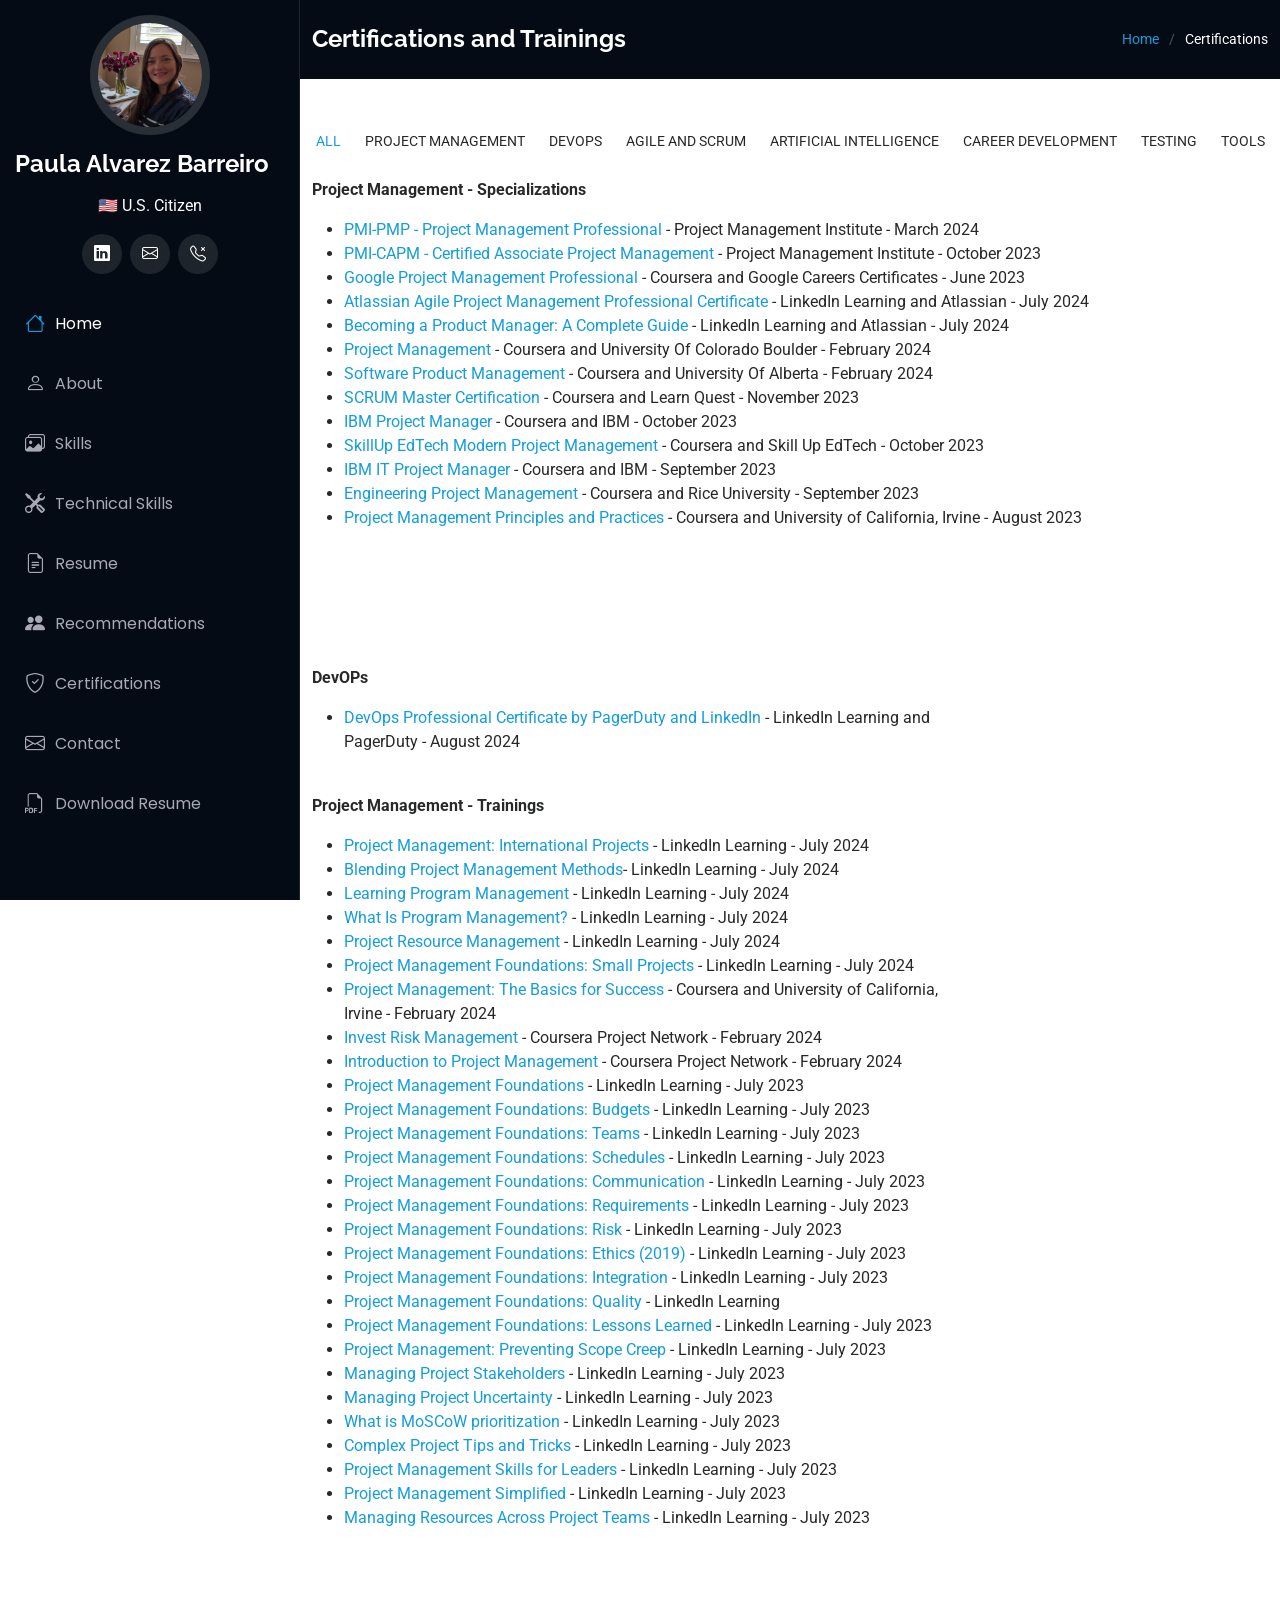
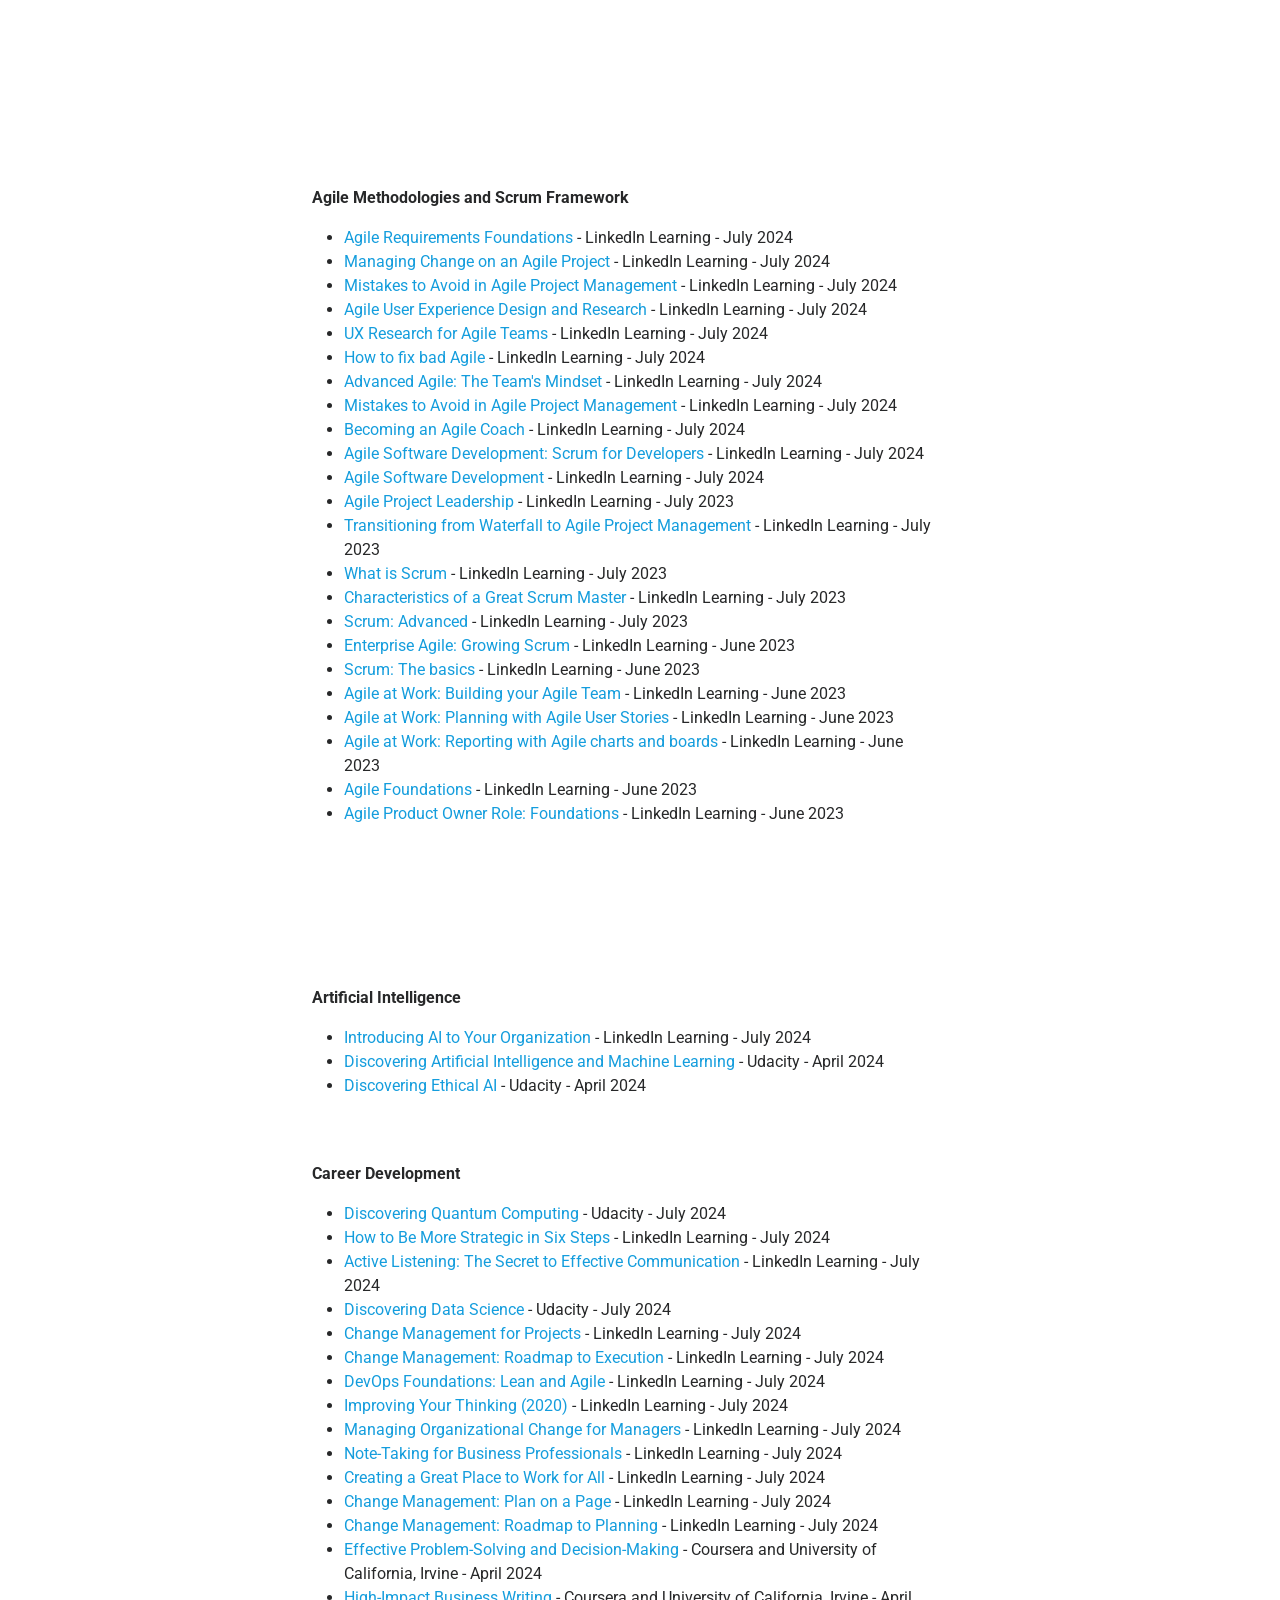
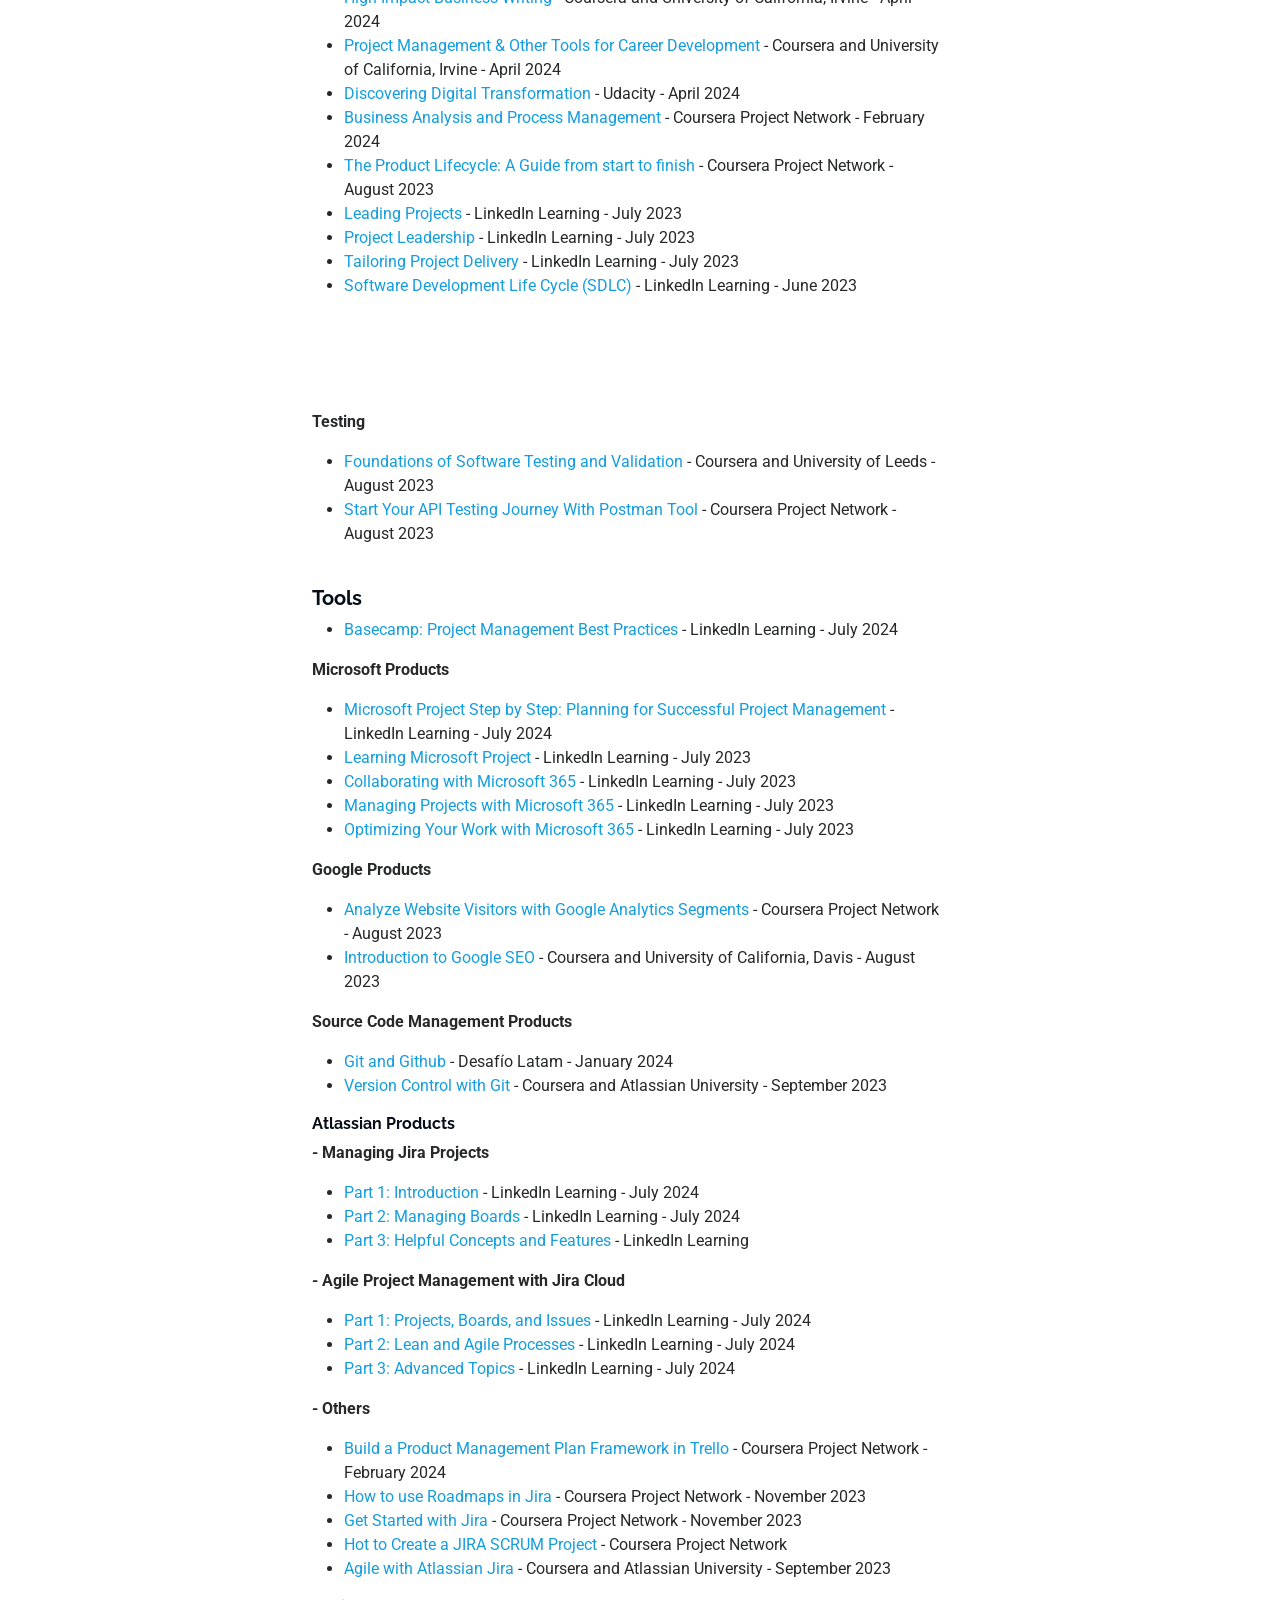
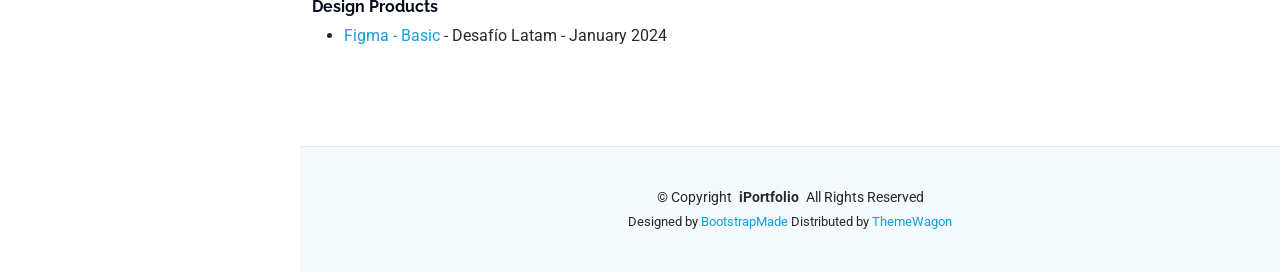
<file: certifications.html>
<!DOCTYPE html>
<html lang="en">

<head>
  <meta charset="utf-8">
  <meta content="width=device-width, initial-scale=1.0" name="viewport">
  <title>Paula Alvarez Barreiro / Certifications</title>
  <meta content="" name="description">
  <meta content="" name="keywords">

  <!-- Favicons -->
  <link href="assets/img/favicon.png" rel="icon">
  <link href="assets/img/apple-touch-icon.png" rel="apple-touch-icon">

  <!-- Fonts -->
  <link href="https://fonts.googleapis.com" rel="preconnect">
  <link href="https://fonts.gstatic.com" rel="preconnect" crossorigin>
  <link href="https://fonts.googleapis.com/css2?family=Roboto:ital,wght@0,100;0,300;0,400;0,500;0,700;0,900;1,100;1,300;1,400;1,500;1,700;1,900&family=Poppins:ital,wght@0,100;0,200;0,300;0,400;0,500;0,600;0,700;0,800;0,900;1,100;1,200;1,300;1,400;1,500;1,600;1,700;1,800;1,900&family=Raleway:ital,wght@0,100;0,200;0,300;0,400;0,500;0,600;0,700;0,800;0,900;1,100;1,200;1,300;1,400;1,500;1,600;1,700;1,800;1,900&display=swap" rel="stylesheet">

  <!-- Vendor CSS Files -->
  <link href="assets/vendor/bootstrap/css/bootstrap.min.css" rel="stylesheet">
  <link href="assets/vendor/bootstrap-icons/bootstrap-icons.css" rel="stylesheet">
  <link href="assets/vendor/aos/aos.css" rel="stylesheet">
  <link href="assets/vendor/glightbox/css/glightbox.min.css" rel="stylesheet">
  <link href="assets/vendor/swiper/swiper-bundle.min.css" rel="stylesheet">

  <!-- Main CSS File -->
  <link href="assets/css/main.css" rel="stylesheet">

  <!-- =======================================================
  * Template Name: iPortfolio
  * Template URL: https://bootstrapmade.com/iportfolio-bootstrap-portfolio-websites-template/
  * Updated: Jun 29 2024 with Bootstrap v5.3.3
  * Author: BootstrapMade.com
  * License: https://bootstrapmade.com/license/
  ======================================================== -->
</head>

<body class="starter-page-page">

  <header id="header" class="header dark-background d-flex flex-column">
    <i class="header-toggle d-xl-none bi bi-list"></i>

    <div class="profile-img">
      <img src="assets/img/my-profile-img.jpg" alt="" class="img-fluid rounded-circle">
    </div>

    <a href="/" class="logo d-flex align-items-center content-center">
      <!-- Uncomment the line below if you also wish to use an image logo -->
      <!-- <img src="assets/img/logo.png" alt=""> -->
      <h1 class="sitename">Paula Alvarez Barreiro</h1>
    </a>
    <div class="align-items-center content-center text-center">
      <p>🇺🇸 U.S. Citizen</p>
    </div>
    <div class="social-links text-center">
      <a target="_blank" rel="noopener noreferrer" href="https://www.linkedin.com/in/palvarezbarreiro/" class="linkedin"><i class="bi bi-linkedin"></i></a>
      <a target="_blank" rel="noopener noreferrer" href="mailto:palvarezbarreir@gmail.com" class="google-plus"><i class="bi bi bi-envelope"></i></a>
      <a href="tel:+1-925-354-9211" class="google-plus"><i class="bi bi-telephone-x"></i></a>
    </div>

    <nav id="navmenu" class="navmenu">
      <ul>
        <li><a href="/#hero" class="active"><i class="bi bi-house navicon"></i>Home</a></li>
        <li><a href="/#about"><i class="bi bi-person navicon"></i>About</a></li>
        <li><a href="/#skills"><i class="bi bi-images navicon"></i>Skills</a></li>
        <li><a href="/#technical-skills"><i class="bi bi-tools navicon"></i>Technical Skills</a></li>
        <li><a href="/#resume"><i class="bi bi-file-earmark-text navicon"></i>Resume</a></li>
        <li><a href="/#recommendations"><i class="bi bi-people-fill navicon"></i>Recommendations</a></li>
        <li><a href="/#certifications"><i class="bi bi-shield-check navicon"></i>Certifications</a></li>
        <li><a href="/#contact"><i class="bi bi-envelope navicon"></i>Contact</a></li>
        <li><a target="_blank" rel="noopener noreferrer" href="/Paula_Alvarez_Barreiro_Resume_v2.0.pdf"><i class="bi bi-filetype-pdf navicon"></i>Download Resume</a></li>
      </ul>
    </nav>

  </header>

  <main class="main">

    <!-- Page Title -->
    <div class="page-title dark-background">
      <div class="container d-lg-flex justify-content-between align-items-center">
        <h1 class="mb-2 mb-lg-0">Certifications and Trainings</h1>
        <nav class="breadcrumbs">
          <ol>
            <li><a href="/">Home</a></li>
            <li class="current">Certifications</li>
          </ol>
        </nav>
      </div>
    </div><!-- End Page Title -->

    <!-- Certifications Section Section -->
    <section id="certifications-section" class="portfolio section">

      <!-- Section Title -->
      <div class="container section-title" data-aos="fade-up">
        <!-- <h4>Project Management</h4> -->
        <!-- <p>Necessitatibus eius consequatur ex aliquid fuga eum quidem sint consectetur velit</p> -->
      </div><!-- End Section Title -->

      <!-- <div class="container" data-aos="fade-up">
        <p>Use this page as a starter for your own custom pages.</p>
      </div> -->


      <div class="container">

        <div class="isotope-layout" data-default-filter="*" data-layout="masonry" data-sort="original-order">

          <ul class="portfolio-filters isotope-filters" data-aos="fade-up" data-aos-delay="100">
            <li data-filter="*" class="filter-active">All</li>
            <li data-filter=".filter-project">Project Management</li>
            <li data-filter=".filter-devops">DevOPs</li>
            <li data-filter=".filter-agile">Agile and Scrum</li>
            <li data-filter=".filter-ai">Artificial Intelligence</li>
            <li data-filter=".filter-career">Career Development</li>
            <li data-filter=".filter-testing">Testing</li>
            <li data-filter=".filter-tools">Tools</li>
          </ul><!-- End Portfolio Filters -->

          <div class="row gy-4 isotope-container" data-aos="fade-up" data-aos-delay="200">

            <div class="col-lg-10 col-md-12 portfolio-item isotope-item filter-project">
              <p><strong>Project Management - Specializations</strong></p>
              <ul>
                <li></i><span><a target="_blank" rel="noopener noreferrer" href="/certifications/Paula_A_Alvarez_Barreiro_PMP.pdf">PMI-PMP - Project Management Professional</a> - Project Management Institute - March 2024</span></li>
                <li></i><span><a target="_blank" rel="noopener noreferrer" href="/certifications/Paula_A_Alvarez_Barreiro_CAPM.pdf">PMI-CAPM - Certified Associate Project Management</a> - Project Management Institute - October 2023</span></li>
                <li></i><span><a target="_blank" rel="noopener noreferrer" href="/certifications/Paula_A_Alvarez_Barreiro_Google_PM.pdf">Google Project Management Professional</a> - Coursera and Google Careers Certificates - June 2023</span></li>
                <li></i><span><a target="_blank" rel="noopener noreferrer" href="https://www.linkedin.com/learning/certificates/50351dd9608bcdac6f1de95f3390e9f15bfeb2d13f451381068f9f5e0f2317cb">Atlassian Agile Project Management Professional Certificate</a> - LinkedIn Learning and Atlassian - July 2024</span></li>
                <li></i><span><a target="_blank" rel="noopener noreferrer" href="https://www.linkedin.com/learning/certificates/92d578056d909b4db61dde431aedeb1a9ffd56b423e197089c95449f84ca6488">Becoming a Product Manager: A Complete Guide</a> - LinkedIn Learning and Atlassian - July 2024</span></li>
                <li></i><span><a target="_blank" rel="noopener noreferrer" href="https://www.coursera.org/account/accomplishments/specialization/ACKR6XSDY2XA">Project Management</a> - Coursera and University Of Colorado Boulder - February 2024</span></li>
                <li></i><span><a target="_blank" rel="noopener noreferrer" href="https://www.coursera.org/account/accomplishments/specialization/UGGSZM7SDJCJ">Software Product Management</a> - Coursera and University Of Alberta - February 2024</span></li>
                <li></i><span><a target="_blank" rel="noopener noreferrer" href="https://www.coursera.org/account/accomplishments/specialization/HFHTYA6Y2D66">SCRUM Master Certification</a> -  Coursera and Learn Quest - November 2023</span></li>
                <li></i><span><a target="_blank" rel="noopener noreferrer" href="https://www.coursera.org/verify/specialization/VCRE44WTDA82">IBM Project Manager</a> - Coursera and IBM - October 2023</span></li>
                <li></i><span><a target="_blank" rel="noopener noreferrer" href="https://www.coursera.org/verify/specialization/ECQNZ7XX64D5">SkillUp EdTech Modern Project Management</a> - Coursera and Skill Up EdTech - October 2023</span></li>
                <li></i><span><a target="_blank" rel="noopener noreferrer" href="https://www.coursera.org/verify/specialization/A95E4CMU33KA">IBM IT Project Manager</a> - Coursera and IBM - September 2023</span></li>
                <li></i><span><a target="_blank" rel="noopener noreferrer" href="https://www.coursera.org/verify/specialization/RNHJUJ5KRRYN">Engineering Project Management</a> - Coursera and Rice University - September 2023</span></li>
                <li></i><span><a target="_blank" rel="noopener noreferrer" href="https://www.coursera.org/verify/specialization/XN4SC37CCGPK">Project Management Principles and Practices</a> - Coursera and University of California, Irvine - August 2023</span></li>

              </ul>
            </div>

            <div class="col-lg-8 col-md-10 portfolio-item isotope-item filter-devops">
              <p><strong>DevOPs</strong></p>
              <ul>
                <li></i><span><a target="_blank" rel="noopener noreferrer" href="https://www.linkedin.com/learning/certificates/edf9fc61cd422e208b7e86bc9c94850246e49a081e09590d7ec0dc53f56005f6?trk=share_certificate">DevOps Professional Certificate by PagerDuty and LinkedIn</a> - LinkedIn Learning and PagerDuty - August 2024</span></li>

              </ul>
            </div>

            <div class="col-lg-8 col-md-10 portfolio-item isotope-item filter-project">
              <p><strong>Project Management - Trainings</strong></p>
              <ul>
                <li></i><span><a target="_blank" rel="noopener noreferrer" href="https://www.linkedin.com/learning/certificates/00f13f5c6d440ff588790fcd89f43bbbf4e8eca36edcf920e3743043ef27f2d1">Project Management: International Projects</a> - LinkedIn Learning - July 2024</span></li>
                <li></i><span><a target="_blank" rel="noopener noreferrer" href="https://www.linkedin.com/learning/certificates/ae21b53fa1e7cc73c2585eb13ac688b3740d7856505b77fa5abfd015544727b6">Blending Project Management Methods</a>- LinkedIn Learning - July 2024</span></li>
                <li></i><span><a target="_blank" rel="noopener noreferrer" href="https://www.linkedin.com/learning/certificates/914099d12f9c5f2dd216ffca8321ac343716f025a8ae059bcd2ca3ab2329ace0">Learning Program Management</a> - LinkedIn Learning - July 2024</span></li>
                <li></i><span><a target="_blank" rel="noopener noreferrer" href="https://www.linkedin.com/learning/certificates/99f76e4660f7fbdb58f08ead32cb269b2c69b3a880b80e44806e01890552f563">What Is Program Management?</a> - LinkedIn Learning - July 2024</span></li>
                <li></i><span><a target="_blank" rel="noopener noreferrer" href="https://www.linkedin.com/learning/certificates/c29681f0378c51f22c459f1f62d2aeb17063aee714f8d04342238d6e9d1fa316">Project Resource Management</a> - LinkedIn Learning - July 2024</span></li>
                <li></i><span><a target="_blank" rel="noopener noreferrer" href="https://www.linkedin.com/learning/certificates/cf86caa6f918cb7ac32447fd60f44fb64971be71747686b49dc7758124a32cdb">Project Management Foundations: Small Projects</a> - LinkedIn Learning - July 2024</span></li>
                <li></i><span><a target="_blank" rel="noopener noreferrer" href="https://www.coursera.org/account/accomplishments/verify/F6J7DV4SAYPK">Project Management: The Basics for Success</a> - Coursera and University of California, Irvine - February 2024</span></li>
                <li></i><span><a target="_blank" rel="noopener noreferrer" href="https://www.coursera.org/account/accomplishments/verify/KR9GX6L2T7QK">Invest Risk Management</a> - Coursera Project Network - February 2024</span></li>
                <li></i><span><a target="_blank" rel="noopener noreferrer" href="https://www.coursera.org/account/accomplishments/verify/RDCDPH67842Y">Introduction to Project Management</a> - Coursera Project Network - February 2024</span></li>
                <li></i><span><a target="_blank" rel="noopener noreferrer" href="https://www.linkedin.com/learning/certificates/be99ed2bf123cc96888037e7ae86425062a0e6338d59ec82d289777c49602fb9">Project Management Foundations</a>  - LinkedIn Learning - July 2023</span></li>
                <li></i><span><a target="_blank" rel="noopener noreferrer" href="https://www.linkedin.com/learning/certificates/1631eb1d2785e8d177d369ca90d37f3c567635590267003a463e6cb282a0fa5a">Project Management Foundations: Budgets</a> - LinkedIn Learning - July 2023</span></li>
                <li></i><span><a target="_blank" rel="noopener noreferrer" href="https://www.linkedin.com/learning/certificates/1141104b4c689bf60c60c02070f8e1197efae7698d5982da24b48282eb49df88">Project Management Foundations: Teams</a> - LinkedIn Learning - July 2023</span></li>
                <li></i><span><a target="_blank" rel="noopener noreferrer" href="https://www.linkedin.com/learning/certificates/8062d5ecc6bf70135d13561bc6968554679e9637e3e9e6ad3a002d8ea07b2858">Project Management Foundations: Schedules</a> - LinkedIn Learning - July 2023</span></li>
                <li></i><span><a target="_blank" rel="noopener noreferrer" href="https://www.linkedin.com/learning/certificates/ce0f8ae456bd51b1661128c0944d87ba982a9e39c965c7210515a635f23132d7">Project Management Foundations: Communication</a> - LinkedIn Learning - July 2023</span></li>
                <li></i><span><a target="_blank" rel="noopener noreferrer" href="https://www.linkedin.com/learning/certificates/ce6d15d3ce3a0bf61a02fdddafc2aaaec9a1b4debcf192fdac69a453b3b1a48c">Project Management Foundations: Requirements</a> - LinkedIn Learning - July 2023</span></li>
                <li></i><span><a target="_blank" rel="noopener noreferrer" href="https://www.linkedin.com/learning/certificates/bac3a6fee0addc9af4381151c696a4439bfbc140fef706eeb49ef3126698ace2">Project Management Foundations: Risk</a> - LinkedIn Learning - July 2023</span></li>
                <li></i><span><a target="_blank" rel="noopener noreferrer" href="https://www.linkedin.com/learning/certificates/0aa126bd9a355bb1776f62e986a55f56a9e62be5597454ec2cf7dee46a69fc5b">Project Management Foundations: Ethics (2019)</a> - LinkedIn Learning - July 2023</span></li>
                <li></i><span><a target="_blank" rel="noopener noreferrer" href="https://www.linkedin.com/learning/certificates/16d74d08204c364aa7c3edaed23992a7682d89578f0c7270751fad525fedefab">Project Management Foundations: Integration</a> - LinkedIn Learning - July 2023</span></li>
                <li></i><span><a target="_blank" rel="noopener noreferrer" href="https://www.linkedin.com/learning/certificates/9261de09e869dc88ae3a2f90fe4820bb79026ec61adae335f90b4108337db8d2">Project Management Foundations: Quality</a> - LinkedIn Learning</span></li>
                <li></i><span><a target="_blank" rel="noopener noreferrer" href="https://www.linkedin.com/learning/certificates/7b13fbb188ccb7a86eb18e23082d3b9bb88239b1655399f8b4d92a156145a592">Project Management Foundations: Lessons Learned</a> - LinkedIn Learning - July 2023</span></li>
                <li></i><span><a target="_blank" rel="noopener noreferrer" href="https://www.linkedin.com/learning/certificates/d210d34138dd3823af68dbfb12c213ba10dc6e5cba90ced7a96891577e3c3847">Project Management: Preventing Scope Creep</a> - LinkedIn Learning - July 2023</span></li>
                <li></i><span><a target="_blank" rel="noopener noreferrer" href="https://www.linkedin.com/learning/certificates/99cac73ca1e482ce69f932ee6161c677b0aa3a20f0de2a32fc06af01b629a046">Managing Project Stakeholders</a> - LinkedIn Learning - July 2023</span></li>
                <li></i><span><a target="_blank" rel="noopener noreferrer" href="https://www.linkedin.com/learning/certificates/f81de08c100f59f875511addacd87e68984d4051386cf9624bd4a86e06c748b5">Managing Project Uncertainty</a> - LinkedIn Learning - July 2023</span></li>
                <li></i><span><a target="_blank" rel="noopener noreferrer" href="https://www.linkedin.com/learning/certificates/ffc200aa094cbc0569f53d6a579371c992755790903235c320beabd9cb93f8a4">What is MoSCoW prioritization</a> - LinkedIn Learning - July 2023</span></li>
                <li></i><span><a target="_blank" rel="noopener noreferrer" href="https://www.linkedin.com/learning/certificates/b33d4139f773553ec2b4e784bb224d564c33db06821721686e0964f1e4b48219">Complex Project Tips and Tricks</a> - LinkedIn Learning - July 2023</span></li>
                <li></i><span><a target="_blank" rel="noopener noreferrer" href="https://www.linkedin.com/learning/certificates/e73f17942c3a469f1c8f18b102ccd9dc3a67ae690bbd7bdb6decc1d370bd385f">Project Management Skills for Leaders</a> - LinkedIn Learning - July 2023</span></li>
                <li></i><span><a target="_blank" rel="noopener noreferrer" href="https://www.linkedin.com/learning/certificates/64ca57cd2a706ef9c3d0d450f031872e9a5fdee3eea6d3d7fb7f942b66831773">Project Management Simplified</a> - LinkedIn Learning - July 2023</span></li>
                <li></i><span><a target="_blank" rel="noopener noreferrer" href="https://www.linkedin.com/learning/certificates/6f9a266685349484561e0148226c782d86a8e368e89f541780eb2555e7a9e240">Managing Resources Across Project Teams</a> - LinkedIn Learning - July 2023</span></li>
              </ul>
            </div>
  
            <div class="col-lg-8 col-md-10 portfolio-item isotope-item filter-agile">
              <p><strong>Agile Methodologies and Scrum Framework</strong></p>
              <ul>
                <li></i><span><a target="_blank" rel="noopener noreferrer" href="https://www.linkedin.com/learning/certificates/9b2c33daec43cfd25e9fc83f1912d786f94bad234f6963fb7570a67bfbccb276?trk=share_certificate">Agile Requirements Foundations</a> - LinkedIn Learning - July 2024</span></li>
                <li></i><span><a target="_blank" rel="noopener noreferrer" href="https://www.linkedin.com/learning/certificates/278b54d2a1e59c8bb285adf546396bfd3c0e047183ae2c58d41178760d0e9a99">Managing Change on an Agile Project</a> - LinkedIn Learning - July 2024</span></li>
                <li></i><span><a target="_blank" rel="noopener noreferrer" href="https://www.linkedin.com/learning/certificates/d2f124cba3b38d7c7a5298911e7e232a3ce977d31bf3e69b116207f571f091f6">Mistakes to Avoid in Agile Project Management</a> - LinkedIn Learning - July 2024</span></li>
                <li></i><span><a target="_blank" rel="noopener noreferrer" href="https://www.linkedin.com/learning/certificates/34f2cb97b22bc21a16b2a7f03e10f3685b90c5c1feb6a40abbf535dcd7b48b0e">Agile User Experience Design and Research</a> - LinkedIn Learning - July 2024</span></li>
                <li></i><span><a target="_blank" rel="noopener noreferrer" href="https://www.linkedin.com/learning/certificates/a2e1fc54f85e6ccbf576f3f03422cdd2ded590c16494edda49be5f9e42db0b21">UX Research for Agile Teams</a> - LinkedIn Learning - July 2024</span></li>
                <li></i><span><a target="_blank" rel="noopener noreferrer" href="https://www.linkedin.com/learning/certificates/8ea1b4f409d97627cba9e425d84c1662250ca5cc1567c244d17f6de7ae256369">How to fix bad Agile</a> - LinkedIn Learning - July 2024</span></li>
                <li></i><span><a target="_blank" rel="noopener noreferrer" href="https://www.linkedin.com/learning/certificates/e41a36c1083b62b3cf199440a9639f93a10029bcec06ea682e5e49d58eceda2b">Advanced Agile: The Team's Mindset</a> - LinkedIn Learning - July 2024</span></li>
                <li></i><span><a target="_blank" rel="noopener noreferrer" href="https://www.linkedin.com/learning/certificates/d2f124cba3b38d7c7a5298911e7e232a3ce977d31bf3e69b116207f571f091f6">Mistakes to Avoid in Agile Project Management</a> - LinkedIn Learning - July 2024</span></li>
                <li></i><span><a target="_blank" rel="noopener noreferrer" href="https://www.linkedin.com/learning/certificates/38cd0a8778f5df48de51df7a15d4612058277ee0cafe6d84598a1e465f730794">Becoming an Agile Coach</a> - LinkedIn Learning - July 2024</span></li>
                <li></i><span><a target="_blank" rel="noopener noreferrer" href="https://www.linkedin.com/learning/certificates/bcdcd4c8253fd9c9b994b7e40330341c80d761c0abd0403d32f592ceef603d2d">Agile Software Development: Scrum for Developers</a> - LinkedIn Learning - July 2024</span></li>
                <li></i><span><a target="_blank" rel="noopener noreferrer" href="https://www.linkedin.com/learning/certificates/b8cc70b0cd35d9857d826c55ce4df49009b29e5cee3d803dd544600876615fac">Agile Software Development</a> - LinkedIn Learning - July 2024</span></li>
                <li></i><span><a target="_blank" rel="noopener noreferrer" href="https://www.linkedin.com/learning/certificates/7200873f6f6e2221b53f95276a57f4563887e59bf339594019b3687dc8d24e84">Agile Project Leadership</a> - LinkedIn Learning - July 2023</span></li>
                <li></i><span><a target="_blank" rel="noopener noreferrer" href="https://www.linkedin.com/learning/certificates/9d2b8c21025680df54e777e403d66eacf4e24821866f2e6390eadf3bca08edcb">Transitioning from Waterfall to Agile Project Management</a> - LinkedIn Learning - July 2023</span></li>
                <li></i><span><a target="_blank" rel="noopener noreferrer" href="https://www.linkedin.com/learning/certificates/c13a1b58c10f6ea3f300dba96ba0f66461a52578451b26c9b3718c2dc1f030ef">What is Scrum</a> - LinkedIn Learning - July 2023</span></li>
                <li></i><span><a target="_blank" rel="noopener noreferrer" href="https://www.linkedin.com/learning/certificates/1e2b5210d730324c1e1e667d2b59df26c1687e9cb0b035eab6157d4be86684d0">Characteristics of a Great Scrum Master</a> - LinkedIn Learning - July 2023</span></li>
                <li></i><span><a target="_blank" rel="noopener noreferrer" href="https://www.linkedin.com/learning/certificates/c101d49cf45343c5a99bd2bd6403db4374d6815a1bffb120c5c7be3b82faa1f8">Scrum: Advanced</a> - LinkedIn Learning - July 2023</span></li>
                <li></i><span><a target="_blank" rel="noopener noreferrer" href="https://www.linkedin.com/learning/certificates/46a1abfc806e57781671878cf5441b77180f8f68410d1e876479e9bb3a86cacb">Enterprise Agile: Growing Scrum</a> - LinkedIn Learning - June 2023</span></li>
                <li></i><span><a target="_blank" rel="noopener noreferrer" href="https://www.linkedin.com/learning/certificates/0e399eecc0d4383f5985823dffa0d9e22a50c5806b107011f76555cded6d255a">Scrum: The basics</a> - LinkedIn Learning - June 2023</span></li>
                <li></i><span><a target="_blank" rel="noopener noreferrer" href="https://www.linkedin.com/learning/certificates/09a3b183a8bc34236a8c5597a49ac7e4f88026336aad113dfa70a627a13bcae6">Agile at Work: Building your Agile Team</a> - LinkedIn Learning - June 2023</span></li>
                <li></i><span><a target="_blank" rel="noopener noreferrer" href="https://www.linkedin.com/learning/certificates/9325f9b352f981e633cdca7e90212c1eca2fa1ff661c6ae8a2b82ae36f7c5e45">Agile at Work: Planning with Agile User Stories</a> - LinkedIn Learning - June 2023</span></li>
                <li></i><span><a target="_blank" rel="noopener noreferrer" href="https://www.linkedin.com/learning/certificates/0a964bb8c04212eff26274d5326bf649f1eb957526509d76a26724c45ce21367">Agile at Work: Reporting with Agile charts and boards</a> - LinkedIn Learning - June 2023</span></li>
                <li></i><span><a target="_blank" rel="noopener noreferrer" href="https://www.linkedin.com/learning/certificates/f60c6cab9f89abeca5b1079c350e44ef6a539e40c443c44a96f41fc9e44bb95a">Agile Foundations</a> - LinkedIn Learning - June 2023</span></li>
                <li></i><span><a target="_blank" rel="noopener noreferrer" href="https://www.linkedin.com/learning/certificates/594c11c0b38727f7c540847c3ac00501dff5e5a8a405659c6584d609dfe4bc5c">Agile Product Owner Role: Foundations</a> - LinkedIn Learning - June 2023</span></li>
              </ul>
            </div>

            <div class="col-lg-8 col-md-10 portfolio-item isotope-item filter-ai">
              <p><strong>Artificial Intelligence</strong></p>
              <ul>
                <li></i><span><a target="_blank" rel="noopener noreferrer" href="https://www.linkedin.com/learning/certificates/625bb2f96e01c173faf071f8ea31b8b379a1a0c1c31045dd0fd5069374a34da8">Introducing AI to Your Organization</a> - LinkedIn Learning - July 2024</span></li>
                <li></i><span><a target="_blank" rel="noopener noreferrer" href="http://confirm.udacity.com/e/3781c0a6-f8e7-11ee-b2e7-7fc15f21915e">Discovering Artificial Intelligence and Machine Learning</a> - Udacity - April 2024</span></li>
                <li></i><span><a target="_blank" rel="noopener noreferrer" href="http://confirm.udacity.com/e/f664c636-f837-11ee-9cc3-7b48e7f29654">Discovering Ethical AI</a> - Udacity - April 2024</span></li>
              </ul>
            </div>

            <div class="col-lg-8 col-md-10 portfolio-item isotope-item filter-career">
              <p><strong>Career Development</strong></p>
              <ul>
                <li></i><span><a target="_blank" rel="noopener noreferrer" href="https://www.udacity.com/certificate/e/421f3252-3fa8-11ef-b279-ffae74f006fc">Discovering Quantum Computing</a> - Udacity - July 2024</span></li>
                <li></i><span><a target="_blank" rel="noopener noreferrer" href="https://www.linkedin.com/learning/certificates/131643b2b1aa1d47e02b51683ed19afa2399e5521e3894c5aabedf4cbdde030e">How to Be More Strategic in Six Steps</a> -  LinkedIn Learning - July 2024</span></li>
                <li></i><span><a target="_blank" rel="noopener noreferrer" href="https://www.linkedin.com/learning/certificates/95f8b9f7bbe79980924ef1bffc7198753826dd39f52258f667c9f06ed701148b">Active Listening: The Secret to Effective Communication</a> -  LinkedIn Learning - July 2024</span></li>
                <li></i><span><a target="_blank" rel="noopener noreferrer" href="https://www.udacity.com/certificate/e/a72cd43c-f8fa-11ee-b625-3335847396d4">Discovering Data Science</a> - Udacity - July 2024</span></li>
                <li></i><span><a target="_blank" rel="noopener noreferrer" href="https://www.linkedin.com/learning/certificates/d88c6413c26d7b75e42fa40389b300d473714d43a58b91002d508759f557f6e8">Change Management for Projects</a> - LinkedIn Learning - July 2024</span></li>
                <li></i><span><a target="_blank" rel="noopener noreferrer" href="https://www.linkedin.com/learning/certificates/a9c1a356742871c425e91e3709f069f8d30413bd1699530cec477a92ab3ed968">Change Management: Roadmap to Execution</a> - LinkedIn Learning - July 2024</span></li>
                <li></i><span><a target="_blank" rel="noopener noreferrer" href="https://www.linkedin.com/learning/certificates/bf90ea65f94a4dbeb675f6ed161141c8caff97c74b62d3e74db4847dbf18a9bd">DevOps Foundations: Lean and Agile</a> - LinkedIn Learning - July 2024</span></li>
                <li></i><span><a target="_blank" rel="noopener noreferrer" href="https://www.linkedin.com/learning/certificates/2cc2a55424eb9451c0b472da6b358f0d5764e88f3515f30c08254543d018d93f">Improving Your Thinking (2020)</a> - LinkedIn Learning - July 2024</span></li>
                <li></i><span><a target="_blank" rel="noopener noreferrer" href="https://www.linkedin.com/learning/certificates/8649b916e57bfddd5e5950d86d800c0b10dedbf83b0ba52e55556546284c9dc5">Managing Organizational Change for Managers</a> - LinkedIn Learning - July 2024</span></li>
                <li></i><span><a target="_blank" rel="noopener noreferrer" href="https://www.linkedin.com/learning/certificates/6e788dfa0e9aa00325969ba3422ab4a6d7b36c9bfdc91f7fb004bad0538364a1">Note-Taking for Business Professionals</a> - LinkedIn Learning - July 2024</span></li>
                <li></i><span><a target="_blank" rel="noopener noreferrer" href="https://www.linkedin.com/learning/certificates/92a17e64b0f075fb086899ea65e9e43ad7deb2444cdb36b20e03fcadd441f1a0">Creating a Great Place to Work for All</a> - LinkedIn Learning - July 2024</span></li>
                <li></i><span><a target="_blank" rel="noopener noreferrer" href="https://www.linkedin.com/learning/certificates/27ba4588c1756909d59787f2b5203bee79faea50c23b3f732a75039bf83b2b1d">Change Management: Plan on a Page</a> - LinkedIn Learning - July 2024</span></li>
                <li></i><span><a target="_blank" rel="noopener noreferrer" href="https://www.linkedin.com/learning/certificates/b2db0dedcbcca8796cadb44e2ad39ee3f925035e8c19373e43d3f5b5f744df48">Change Management: Roadmap to Planning</a> - LinkedIn Learning - July 2024</span></li>
                <li></i><span><a target="_blank" rel="noopener noreferrer" href="https://coursera.org/share/56f3df05fdb1e5f71c71a54e09911ada">Effective Problem-Solving and Decision-Making</a> - Coursera and University of California, Irvine - April 2024</span></li>
                <li></i><span><a target="_blank" rel="noopener noreferrer" href="https://coursera.org/share/fb2c1c646e6d9a7ba0bd0b99372565bc">High-Impact Business Writing</a> - Coursera and University of California, Irvine - April 2024</span></li>
                <li></i><span><a target="_blank" rel="noopener noreferrer" href="https://www.coursera.org/account/accomplishments/specialization/QNGQWM9PHNQK">Project Management & Other Tools for Career Development</a> - Coursera and University of California, Irvine - April 2024</span></li>
                <li></i><span><a target="_blank" rel="noopener noreferrer" href="https://www.udacity.com/certificate/e/b3ae5d86-f8f3-11ee-9145-27c097a4cef5">Discovering Digital Transformation</a> - Udacity - April 2024</span></li>
                <li></i><span><a target="_blank" rel="noopener noreferrer" href="https://www.coursera.org/account/accomplishments/verify/JVB25THC559G">Business Analysis and Process Management</a> - Coursera Project Network - February 2024</span></li>
                <li></i><span><a target="_blank" rel="noopener noreferrer" href="https://www.coursera.org/verify/LY99BRSRSJZC">The Product Lifecycle: A Guide from start to finish</a> - Coursera Project Network - August 2023</span></li>
                <li></i><span><a target="_blank" rel="noopener noreferrer" href="https://www.linkedin.com/learning/certificates/271d236cb70618bae409b9ff7803fe4ab5cce99cdae362f9f2f882a2983d5c8a">Leading Projects</a> - LinkedIn Learning - July 2023</span></li>
                <li></i><span><a target="_blank" rel="noopener noreferrer" href="https://www.linkedin.com/learning/certificates/d588089752fc647c98688f10632c25824fd48bb99d6b660d973b0f7d95f38821">Project Leadership</a> - LinkedIn Learning - July 2023</span></li>
                <li></i><span><a target="_blank" rel="noopener noreferrer" href="https://www.linkedin.com/learning/certificates/0b422a27d071f2d9b5f3479970080fd7dcac8d029c3ccb8d64b63d1f9b73879f">Tailoring Project Delivery</a> - LinkedIn Learning - July 2023</span></li>
                <li></i><span><a target="_blank" rel="noopener noreferrer" href="https://www.linkedin.com/learning/certificates/d42ffb43adadea2784d7075bfec8870d4c0feed9d76e70f4c4c39db8fea3d5bb">Software Development Life Cycle (SDLC)</a> - LinkedIn Learning - June 2023</span></li>
              </ul>
            </div>

            <div class="col-lg-8 col-md-10 portfolio-item isotope-item filter-testing">
              <p><strong>Testing</strong></p>
              <ul>
                <li></i><span><a target="_blank" rel="noopener noreferrer" href="https://www.coursera.org/verify/RTQ8XAP7NSYB">Foundations of Software Testing and Validation</a> - Coursera and University of Leeds - August 2023</span></li>
                <li></i><span><a target="_blank" rel="noopener noreferrer" href="https://www.coursera.org/verify/76P8926P3HG2">Start Your API Testing Journey With Postman Tool</a> - Coursera Project Network - August 2023</span></li>
              </ul>
            </div>

            <div class="col-lg-8 col-md-10 portfolio-item isotope-item filter-tools">
              <h5><strong>Tools</strong></h5>
              <ul>
                <li></i><span><a target="_blank" rel="noopener noreferrer" href="https://www.linkedin.com/learning/certificates/29cf97ce888fe97c4a03da29860c48b43eca4b22f8e945c82666e256bfc90a53">Basecamp: Project Management Best Practices</a> - LinkedIn Learning - July 2024</span></li>
              </ul>

              <p><strong>Microsoft Products</strong></p>
              <ul>
                <li></i><span><a target="_blank" rel="noopener noreferrer" href="https://www.linkedin.com/learning/certificates/a11f2deae09aa9d93c5a6454b00b5a6aad1d6aa1ba35c1b6bcce52775c6b7e87">Microsoft Project Step by Step: Planning for Successful Project Management</a> - LinkedIn Learning - July 2024</span></li>
                <li></i><span><a target="_blank" rel="noopener noreferrer" href="https://www.linkedin.com/learning/certificates/e90fbee9bb532f5ccefa64eaa3c43ae92c61e3697eeaa153ebf10a3a044e4cda">Learning Microsoft Project</a> - LinkedIn Learning - July 2023</span></li>
                <li></i><span><a target="_blank" rel="noopener noreferrer" href="https://www.linkedin.com/learning/certificates/887f420906c128b089eb9594d887a9a123503d2ff0526caf48074de2912413d1">Collaborating with Microsoft 365</a> - LinkedIn Learning - July 2023</span></li>
                <li></i><span><a target="_blank" rel="noopener noreferrer" href="https://www.linkedin.com/learning/certificates/53f2655242ab40a024b0733f5b8199ab430f8828062a335acae0f6a0678b7832">Managing Projects with Microsoft 365</a> - LinkedIn Learning - July 2023</span></li>
                <li></i><span><a target="_blank" rel="noopener noreferrer" href="https://www.linkedin.com/learning/certificates/5929d32df8a1166af0fce70b4c35d52d2f2581d7f83f017d795b354913a214a6">Optimizing Your Work with Microsoft 365</a> - LinkedIn Learning - July 2023</span></li>
                </ul>

              <p><strong>Google Products</strong></p>
              <ul>
                <li></i><span><a target="_blank" rel="noopener noreferrer" href="https://www.coursera.org/verify/SXTTXQP8XKC8">Analyze Website Visitors with Google Analytics Segments</a> - Coursera Project Network - August 2023</span></li>
                <li></i><span><a target="_blank" rel="noopener noreferrer" href="https://www.coursera.org/verify/97HDWY3BZVEY">Introduction to Google SEO</a> - Coursera and University of California, Davis - August 2023</span></li>
              </ul>

              <p><strong>Source Code Management Products</strong></p>
              <ul>
                <li></i><span><a target="_blank" rel="noopener noreferrer" href="https://cursos.desafiolatam.com/certificates/jj1gjj9u6h">Git and Github</a> - Desafío Latam - January  2024</span></li>
                <li></i><span><a target="_blank" rel="noopener noreferrer" href="https://www.coursera.org/verify/FHWA5SAQYDYD">Version Control with Git</a> - Coursera and Atlassian University - September 2023</span></li>
              </ul>

              <h6><strong>Atlassian Products</strong></h6>
              <p><strong>- Managing Jira Projects</strong></p>
              <ul>
                <li></i><span><a target="_blank" rel="noopener noreferrer" href="https://www.linkedin.com/learning/certificates/f2ea619f073bc9f62f7a90d9a104efdbbae295d467f4fa6be6b2ad6a864bc273">Part 1: Introduction</a> - LinkedIn Learning - July 2024</span></li>
                <li></i><span><a target="_blank" rel="noopener noreferrer" href="https://www.linkedin.com/learning/certificates/09b0b2155e8d8dae4a4dde6da0868e42867229db4b2994431d8a3f64716b8509">Part 2: Managing Boards</a> - LinkedIn Learning - July 2024</span></li>
                <li></i><span><a target="_blank" rel="noopener noreferrer" href="https://www.linkedin.com/learning/certificates/eedcb54d7b0e51b323c5982e1e1b62036aef27d46fda2d013e7cb7b1038b6c28">Part 3: Helpful Concepts and Features</a> - LinkedIn Learning</span></li>
              </ul>

              <p><strong>- Agile Project Management with Jira Cloud</strong></p>
              <ul>
                <li></i><span><a target="_blank" rel="noopener noreferrer" href="https://www.linkedin.com/learning/certificates/724ddcf9c11345e9d4e26cfb260f3659b32dd1e11974d4b68cef5925baef7bdc">Part 1: Projects, Boards, and Issues</a> - LinkedIn Learning - July 2024</span></li>
                <li></i><span><a target="_blank" rel="noopener noreferrer" href="https://www.linkedin.com/learning/certificates/0b0e30531780cd920bea5d8839dda601aec41c8e629b0f1d465f3825dd1ceefa">Part 2: Lean and Agile Processes</a> - LinkedIn Learning - July 2024</span></li>
                <li></i><span><a target="_blank" rel="noopener noreferrer" href="https://www.linkedin.com/learning/certificates/2684a4c98832d5ebc1406765ec4dcf680d3818ad2de1e95fedd9b1b26f7a736d">Part 3: Advanced Topics</a> - LinkedIn Learning - July 2024</span></li>
              </ul>

              <p><strong>- Others</strong></p>
              <ul>
                <li></i><span><a target="_blank" rel="noopener noreferrer" href="https://www.coursera.org/account/accomplishments/verify/TCX9FQVYRM8B">Build a Product Management Plan Framework in Trello</a> - Coursera Project Network - February 2024</span></li>
                <li></i><span><a target="_blank" rel="noopener noreferrer" href="https://www.coursera.org/account/accomplishments/verify/RYAEGNEGQAQ5">How to use Roadmaps in Jira</a> - Coursera Project Network - November 2023</span></li>
                <li></i><span><a target="_blank" rel="noopener noreferrer" href="https://www.coursera.org/account/accomplishments/verify/5V99NPWBWGHQ">Get Started with Jira</a> - Coursera Project Network - November 2023</span></li>
                <li></i><span><a target="_blank" rel="noopener noreferrer" href="https://www.coursera.org/account/accomplishments/verify/DEUT5TZLHSZK">Hot to Create a JIRA SCRUM Project</a> - Coursera Project Network</span></li>
                <li></i><span><a target="_blank" rel="noopener noreferrer" href="https://www.coursera.org/verify/T7UG6ZMY5GL4">Agile with Atlassian Jira</a> - Coursera and Atlassian University - September 2023</span></li>
              </ul>

              <h6><strong>Design Products</strong></h6>
              <ul>
                <li></i><span><a target="_blank" rel="noopener noreferrer" href="https://cursos.desafiolatam.com/certificates/qhoswbaa04">Figma - Basic</a> - Desafío Latam - January  2024</span></li>
              </ul>
            </div>  
          </div><!-- End Portfolio Container -->

        </div>
      </div>
    </section><!-- /Certifications Section Section -->

  </main>

  <footer id="footer" class="footer position-relative light-background">

    <div class="container">
      <div class="copyright text-center ">
        <p>© <span>Copyright</span> <strong class="px-1 sitename">iPortfolio</strong> <span>All Rights Reserved</span></p>
      </div>
      <div class="credits">
        <!-- All the links in the footer should remain intact. -->
        <!-- You can delete the links only if you've purchased the pro version. -->
        <!-- Licensing information: https://bootstrapmade.com/license/ -->
        <!-- Purchase the pro version with working PHP/AJAX contact form: [buy-url] -->
        Designed by <a href="https://bootstrapmade.com/">BootstrapMade</a> Distributed by <a href="https://themewagon.com">ThemeWagon</a>
      </div>
    </div>

  </footer>

  <!-- Scroll Top -->
  <a href="#" id="scroll-top" class="scroll-top d-flex align-items-center justify-content-center"><i class="bi bi-arrow-up-short"></i></a>

  <!-- Preloader -->
  <div id="preloader"></div>

  <!-- Vendor JS Files -->
  <script src="assets/vendor/bootstrap/js/bootstrap.bundle.min.js"></script>
  <script src="assets/vendor/aos/aos.js"></script>
  <script src="assets/vendor/typed.js/typed.umd.js"></script>
  <script src="assets/vendor/purecounter/purecounter_vanilla.js"></script>
  <script src="assets/vendor/waypoints/noframework.waypoints.js"></script>
  <script src="assets/vendor/glightbox/js/glightbox.min.js"></script>
  <script src="assets/vendor/imagesloaded/imagesloaded.pkgd.min.js"></script>
  <script src="assets/vendor/isotope-layout/isotope.pkgd.min.js"></script>
  <script src="assets/vendor/swiper/swiper-bundle.min.js"></script>

  <!-- Main JS File -->
  <script src="assets/js/main.js"></script>

</body>

</html>
</file>
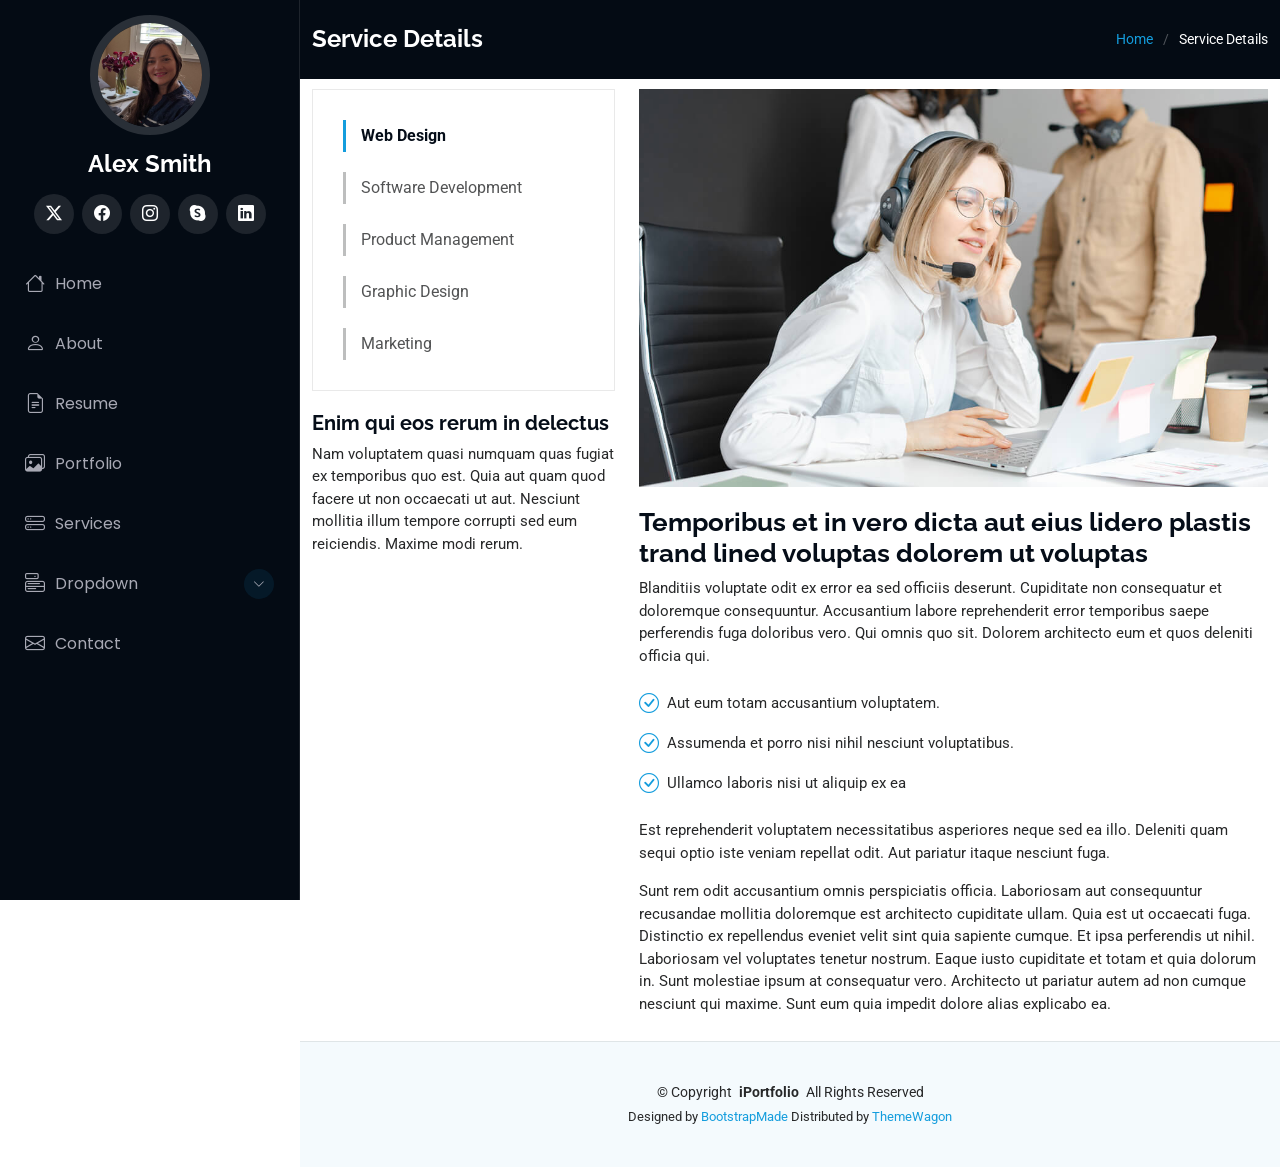
<file: service-details.html>
<!DOCTYPE html>
<html lang="en">

<head>
  <meta charset="utf-8">
  <meta content="width=device-width, initial-scale=1.0" name="viewport">
  <title>Service Details - iPortfolio Bootstrap Template</title>
  <meta content="" name="description">
  <meta content="" name="keywords">

  <!-- Favicons -->
  <link href="assets/img/favicon.png" rel="icon">
  <link href="assets/img/apple-touch-icon.png" rel="apple-touch-icon">

  <!-- Fonts -->
  <link href="https://fonts.googleapis.com" rel="preconnect">
  <link href="https://fonts.gstatic.com" rel="preconnect" crossorigin>
  <link href="https://fonts.googleapis.com/css2?family=Roboto:ital,wght@0,100;0,300;0,400;0,500;0,700;0,900;1,100;1,300;1,400;1,500;1,700;1,900&family=Poppins:ital,wght@0,100;0,200;0,300;0,400;0,500;0,600;0,700;0,800;0,900;1,100;1,200;1,300;1,400;1,500;1,600;1,700;1,800;1,900&family=Raleway:ital,wght@0,100;0,200;0,300;0,400;0,500;0,600;0,700;0,800;0,900;1,100;1,200;1,300;1,400;1,500;1,600;1,700;1,800;1,900&display=swap" rel="stylesheet">

  <!-- Vendor CSS Files -->
  <link href="assets/vendor/bootstrap/css/bootstrap.min.css" rel="stylesheet">
  <link href="assets/vendor/bootstrap-icons/bootstrap-icons.css" rel="stylesheet">
  <link href="assets/vendor/aos/aos.css" rel="stylesheet">
  <link href="assets/vendor/glightbox/css/glightbox.min.css" rel="stylesheet">
  <link href="assets/vendor/swiper/swiper-bundle.min.css" rel="stylesheet">

  <!-- Main CSS File -->
  <link href="assets/css/main.css" rel="stylesheet">

  <!-- =======================================================
  * Template Name: iPortfolio
  * Template URL: https://bootstrapmade.com/iportfolio-bootstrap-portfolio-websites-template/
  * Updated: Jun 29 2024 with Bootstrap v5.3.3
  * Author: BootstrapMade.com
  * License: https://bootstrapmade.com/license/
  ======================================================== -->
</head>

<body class="service-details-page">

  <header id="header" class="header dark-background d-flex flex-column">
    <i class="header-toggle d-xl-none bi bi-list"></i>

    <div class="profile-img">
      <img src="assets/img/my-profile-img.jpg" alt="" class="img-fluid rounded-circle">
    </div>

    <a href="index.html" class="logo d-flex align-items-center justify-content-center">
      <!-- Uncomment the line below if you also wish to use an image logo -->
      <!-- <img src="assets/img/logo.png" alt=""> -->
      <h1 class="sitename">Alex Smith</h1>
    </a>

    <div class="social-links text-center">
      <a href="#" class="twitter"><i class="bi bi-twitter-x"></i></a>
      <a href="#" class="facebook"><i class="bi bi-facebook"></i></a>
      <a href="#" class="instagram"><i class="bi bi-instagram"></i></a>
      <a href="#" class="google-plus"><i class="bi bi-skype"></i></a>
      <a href="#" class="linkedin"><i class="bi bi-linkedin"></i></a>
    </div>

    <nav id="navmenu" class="navmenu">
      <ul>
        <li><a href="#hero"><i class="bi bi-house navicon"></i>Home</a></li>
        <li><a href="#about"><i class="bi bi-person navicon"></i> About</a></li>
        <li><a href="#resume"><i class="bi bi-file-earmark-text navicon"></i> Resume</a></li>
        <li><a href="#portfolio"><i class="bi bi-images navicon"></i> Portfolio</a></li>
        <li><a href="#services"><i class="bi bi-hdd-stack navicon"></i> Services</a></li>
        <li class="dropdown"><a href="#"><i class="bi bi-menu-button navicon"></i> <span>Dropdown</span> <i class="bi bi-chevron-down toggle-dropdown"></i></a>
          <ul>
            <li><a href="#">Dropdown 1</a></li>
            <li class="dropdown"><a href="#"><span>Deep Dropdown</span> <i class="bi bi-chevron-down toggle-dropdown"></i></a>
              <ul>
                <li><a href="#">Deep Dropdown 1</a></li>
                <li><a href="#">Deep Dropdown 2</a></li>
                <li><a href="#">Deep Dropdown 3</a></li>
                <li><a href="#">Deep Dropdown 4</a></li>
                <li><a href="#">Deep Dropdown 5</a></li>
              </ul>
            </li>
            <li><a href="#">Dropdown 2</a></li>
            <li><a href="#">Dropdown 3</a></li>
            <li><a href="#">Dropdown 4</a></li>
          </ul>
        </li>
        <li><a href="#contact"><i class="bi bi-envelope navicon"></i> Contact</a></li>
      </ul>
    </nav>

  </header>

  <main class="main">

    <!-- Page Title -->
    <div class="page-title dark-background">
      <div class="container d-lg-flex justify-content-between align-items-center">
        <h1 class="mb-2 mb-lg-0">Service Details</h1>
        <nav class="breadcrumbs">
          <ol>
            <li><a href="index.html">Home</a></li>
            <li class="current">Service Details</li>
          </ol>
        </nav>
      </div>
    </div><!-- End Page Title -->

    <!-- Service Details Section -->
    <section id="service-details" class="service-details section">

      <div class="container">

        <div class="row gy-4">

          <div class="col-lg-4" data-aos="fade-up" data-aos-delay="100">
            <div class="services-list">
              <a href="#" class="active">Web Design</a>
              <a href="#">Software Development</a>
              <a href="#">Product Management</a>
              <a href="#">Graphic Design</a>
              <a href="#">Marketing</a>
            </div>

            <h4>Enim qui eos rerum in delectus</h4>
            <p>Nam voluptatem quasi numquam quas fugiat ex temporibus quo est. Quia aut quam quod facere ut non occaecati ut aut. Nesciunt mollitia illum tempore corrupti sed eum reiciendis. Maxime modi rerum.</p>
          </div>

          <div class="col-lg-8" data-aos="fade-up" data-aos-delay="200">
            <img src="assets/img/services.jpg" alt="" class="img-fluid services-img">
            <h3>Temporibus et in vero dicta aut eius lidero plastis trand lined voluptas dolorem ut voluptas</h3>
            <p>
              Blanditiis voluptate odit ex error ea sed officiis deserunt. Cupiditate non consequatur et doloremque consequuntur. Accusantium labore reprehenderit error temporibus saepe perferendis fuga doloribus vero. Qui omnis quo sit. Dolorem architecto eum et quos deleniti officia qui.
            </p>
            <ul>
              <li><i class="bi bi-check-circle"></i> <span>Aut eum totam accusantium voluptatem.</span></li>
              <li><i class="bi bi-check-circle"></i> <span>Assumenda et porro nisi nihil nesciunt voluptatibus.</span></li>
              <li><i class="bi bi-check-circle"></i> <span>Ullamco laboris nisi ut aliquip ex ea</span></li>
            </ul>
            <p>
              Est reprehenderit voluptatem necessitatibus asperiores neque sed ea illo. Deleniti quam sequi optio iste veniam repellat odit. Aut pariatur itaque nesciunt fuga.
            </p>
            <p>
              Sunt rem odit accusantium omnis perspiciatis officia. Laboriosam aut consequuntur recusandae mollitia doloremque est architecto cupiditate ullam. Quia est ut occaecati fuga. Distinctio ex repellendus eveniet velit sint quia sapiente cumque. Et ipsa perferendis ut nihil. Laboriosam vel voluptates tenetur nostrum. Eaque iusto cupiditate et totam et quia dolorum in. Sunt molestiae ipsum at consequatur vero. Architecto ut pariatur autem ad non cumque nesciunt qui maxime. Sunt eum quia impedit dolore alias explicabo ea.
            </p>
          </div>

        </div>

      </div>

    </section><!-- /Service Details Section -->

  </main>

  <footer id="footer" class="footer position-relative light-background">

    <div class="container">
      <div class="copyright text-center ">
        <p>© <span>Copyright</span> <strong class="px-1 sitename">iPortfolio</strong> <span>All Rights Reserved</span></p>
      </div>
      <div class="credits">
        <!-- All the links in the footer should remain intact. -->
        <!-- You can delete the links only if you've purchased the pro version. -->
        <!-- Licensing information: https://bootstrapmade.com/license/ -->
        <!-- Purchase the pro version with working PHP/AJAX contact form: [buy-url] -->
        Designed by <a href="https://bootstrapmade.com/">BootstrapMade</a> Distributed by <a href="https://themewagon.com">ThemeWagon</a>
      </div>
    </div>

  </footer>

  <!-- Scroll Top -->
  <a href="#" id="scroll-top" class="scroll-top d-flex align-items-center justify-content-center"><i class="bi bi-arrow-up-short"></i></a>

  <!-- Preloader -->
  <div id="preloader"></div>

  <!-- Vendor JS Files -->
  <script src="assets/vendor/bootstrap/js/bootstrap.bundle.min.js"></script>
  <script src="assets/vendor/php-email-form/validate.js"></script>
  <script src="assets/vendor/aos/aos.js"></script>
  <script src="assets/vendor/typed.js/typed.umd.js"></script>
  <script src="assets/vendor/purecounter/purecounter_vanilla.js"></script>
  <script src="assets/vendor/waypoints/noframework.waypoints.js"></script>
  <script src="assets/vendor/glightbox/js/glightbox.min.js"></script>
  <script src="assets/vendor/imagesloaded/imagesloaded.pkgd.min.js"></script>
  <script src="assets/vendor/isotope-layout/isotope.pkgd.min.js"></script>
  <script src="assets/vendor/swiper/swiper-bundle.min.js"></script>

  <!-- Main JS File -->
  <script src="assets/js/main.js"></script>

</body>

</html>
</file>
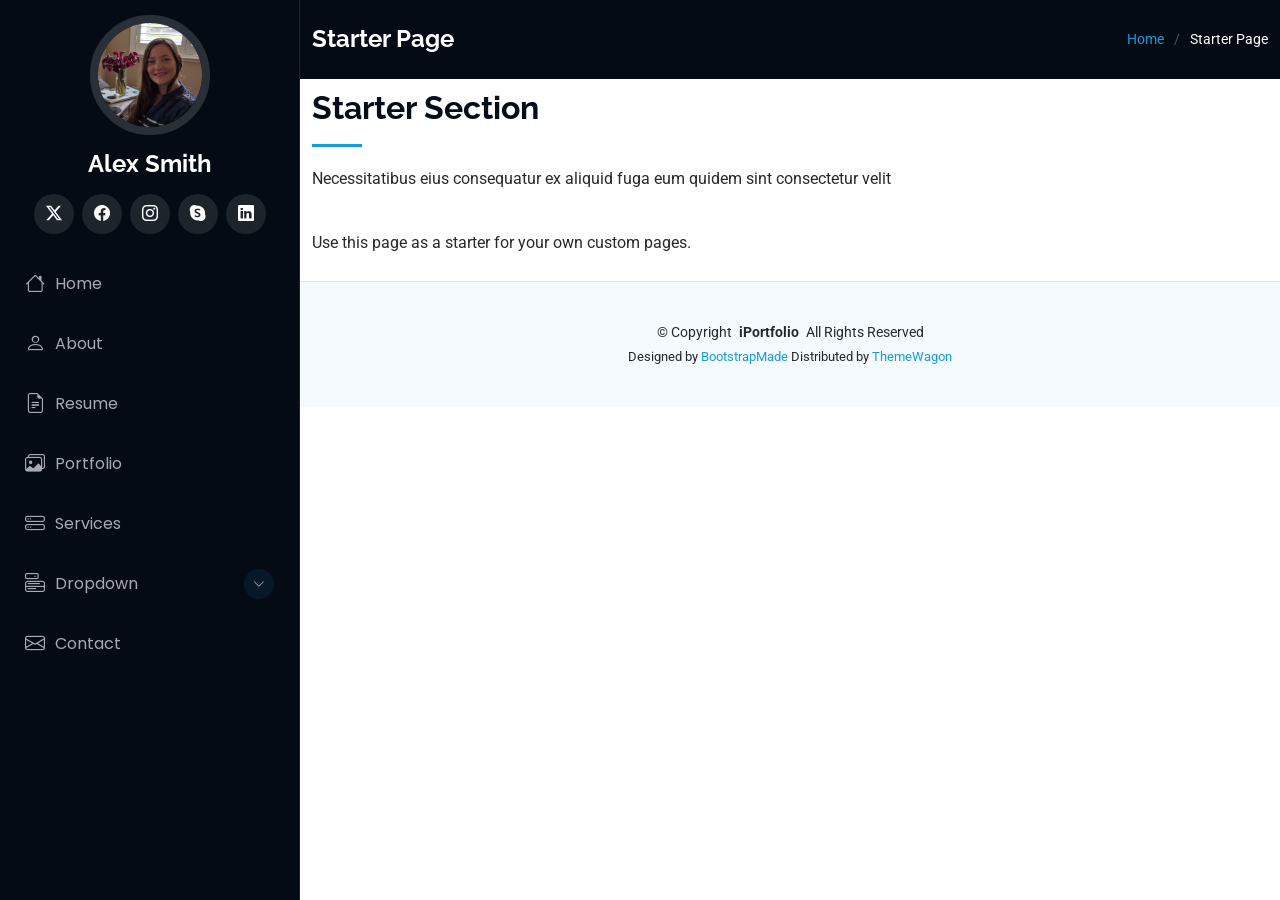
<file: starter-page.html>
<!DOCTYPE html>
<html lang="en">

<head>
  <meta charset="utf-8">
  <meta content="width=device-width, initial-scale=1.0" name="viewport">
  <title>Starter Page - iPortfolio Bootstrap Template</title>
  <meta content="" name="description">
  <meta content="" name="keywords">

  <!-- Favicons -->
  <link href="assets/img/favicon.png" rel="icon">
  <link href="assets/img/apple-touch-icon.png" rel="apple-touch-icon">

  <!-- Fonts -->
  <link href="https://fonts.googleapis.com" rel="preconnect">
  <link href="https://fonts.gstatic.com" rel="preconnect" crossorigin>
  <link href="https://fonts.googleapis.com/css2?family=Roboto:ital,wght@0,100;0,300;0,400;0,500;0,700;0,900;1,100;1,300;1,400;1,500;1,700;1,900&family=Poppins:ital,wght@0,100;0,200;0,300;0,400;0,500;0,600;0,700;0,800;0,900;1,100;1,200;1,300;1,400;1,500;1,600;1,700;1,800;1,900&family=Raleway:ital,wght@0,100;0,200;0,300;0,400;0,500;0,600;0,700;0,800;0,900;1,100;1,200;1,300;1,400;1,500;1,600;1,700;1,800;1,900&display=swap" rel="stylesheet">

  <!-- Vendor CSS Files -->
  <link href="assets/vendor/bootstrap/css/bootstrap.min.css" rel="stylesheet">
  <link href="assets/vendor/bootstrap-icons/bootstrap-icons.css" rel="stylesheet">
  <link href="assets/vendor/aos/aos.css" rel="stylesheet">
  <link href="assets/vendor/glightbox/css/glightbox.min.css" rel="stylesheet">
  <link href="assets/vendor/swiper/swiper-bundle.min.css" rel="stylesheet">

  <!-- Main CSS File -->
  <link href="assets/css/main.css" rel="stylesheet">

  <!-- =======================================================
  * Template Name: iPortfolio
  * Template URL: https://bootstrapmade.com/iportfolio-bootstrap-portfolio-websites-template/
  * Updated: Jun 29 2024 with Bootstrap v5.3.3
  * Author: BootstrapMade.com
  * License: https://bootstrapmade.com/license/
  ======================================================== -->
</head>

<body class="starter-page-page">

  <header id="header" class="header dark-background d-flex flex-column">
    <i class="header-toggle d-xl-none bi bi-list"></i>

    <div class="profile-img">
      <img src="assets/img/my-profile-img.jpg" alt="" class="img-fluid rounded-circle">
    </div>

    <a href="index.html" class="logo d-flex align-items-center justify-content-center">
      <!-- Uncomment the line below if you also wish to use an image logo -->
      <!-- <img src="assets/img/logo.png" alt=""> -->
      <h1 class="sitename">Alex Smith</h1>
    </a>

    <div class="social-links text-center">
      <a href="#" class="twitter"><i class="bi bi-twitter-x"></i></a>
      <a href="#" class="facebook"><i class="bi bi-facebook"></i></a>
      <a href="#" class="instagram"><i class="bi bi-instagram"></i></a>
      <a href="#" class="google-plus"><i class="bi bi-skype"></i></a>
      <a href="#" class="linkedin"><i class="bi bi-linkedin"></i></a>
    </div>

    <nav id="navmenu" class="navmenu">
      <ul>
        <li><a href="#hero"><i class="bi bi-house navicon"></i>Home</a></li>
        <li><a href="#about"><i class="bi bi-person navicon"></i> About</a></li>
        <li><a href="#resume"><i class="bi bi-file-earmark-text navicon"></i> Resume</a></li>
        <li><a href="#portfolio"><i class="bi bi-images navicon"></i> Portfolio</a></li>
        <li><a href="#services"><i class="bi bi-hdd-stack navicon"></i> Services</a></li>
        <li class="dropdown"><a href="#"><i class="bi bi-menu-button navicon"></i> <span>Dropdown</span> <i class="bi bi-chevron-down toggle-dropdown"></i></a>
          <ul>
            <li><a href="#">Dropdown 1</a></li>
            <li class="dropdown"><a href="#"><span>Deep Dropdown</span> <i class="bi bi-chevron-down toggle-dropdown"></i></a>
              <ul>
                <li><a href="#">Deep Dropdown 1</a></li>
                <li><a href="#">Deep Dropdown 2</a></li>
                <li><a href="#">Deep Dropdown 3</a></li>
                <li><a href="#">Deep Dropdown 4</a></li>
                <li><a href="#">Deep Dropdown 5</a></li>
              </ul>
            </li>
            <li><a href="#">Dropdown 2</a></li>
            <li><a href="#">Dropdown 3</a></li>
            <li><a href="#">Dropdown 4</a></li>
          </ul>
        </li>
        <li><a href="#contact"><i class="bi bi-envelope navicon"></i> Contact</a></li>
      </ul>
    </nav>

  </header>

  <main class="main">

    <!-- Page Title -->
    <div class="page-title dark-background">
      <div class="container d-lg-flex justify-content-between align-items-center">
        <h1 class="mb-2 mb-lg-0">Starter Page</h1>
        <nav class="breadcrumbs">
          <ol>
            <li><a href="index.html">Home</a></li>
            <li class="current">Starter Page</li>
          </ol>
        </nav>
      </div>
    </div><!-- End Page Title -->

    <!-- Starter Section Section -->
    <section id="starter-section" class="starter-section section">

      <!-- Section Title -->
      <div class="container section-title" data-aos="fade-up">
        <h2>Starter Section</h2>
        <p>Necessitatibus eius consequatur ex aliquid fuga eum quidem sint consectetur velit</p>
      </div><!-- End Section Title -->

      <div class="container" data-aos="fade-up">
        <p>Use this page as a starter for your own custom pages.</p>
      </div>

    </section><!-- /Starter Section Section -->

  </main>

  <footer id="footer" class="footer position-relative light-background">

    <div class="container">
      <div class="copyright text-center ">
        <p>© <span>Copyright</span> <strong class="px-1 sitename">iPortfolio</strong> <span>All Rights Reserved</span></p>
      </div>
      <div class="credits">
        <!-- All the links in the footer should remain intact. -->
        <!-- You can delete the links only if you've purchased the pro version. -->
        <!-- Licensing information: https://bootstrapmade.com/license/ -->
        <!-- Purchase the pro version with working PHP/AJAX contact form: [buy-url] -->
        Designed by <a href="https://bootstrapmade.com/">BootstrapMade</a> Distributed by <a href="https://themewagon.com">ThemeWagon</a>
      </div>
    </div>

  </footer>

  <!-- Scroll Top -->
  <a href="#" id="scroll-top" class="scroll-top d-flex align-items-center justify-content-center"><i class="bi bi-arrow-up-short"></i></a>

  <!-- Preloader -->
  <div id="preloader"></div>

  <!-- Vendor JS Files -->
  <script src="assets/vendor/bootstrap/js/bootstrap.bundle.min.js"></script>
  <script src="assets/vendor/php-email-form/validate.js"></script>
  <script src="assets/vendor/aos/aos.js"></script>
  <script src="assets/vendor/typed.js/typed.umd.js"></script>
  <script src="assets/vendor/purecounter/purecounter_vanilla.js"></script>
  <script src="assets/vendor/waypoints/noframework.waypoints.js"></script>
  <script src="assets/vendor/glightbox/js/glightbox.min.js"></script>
  <script src="assets/vendor/imagesloaded/imagesloaded.pkgd.min.js"></script>
  <script src="assets/vendor/isotope-layout/isotope.pkgd.min.js"></script>
  <script src="assets/vendor/swiper/swiper-bundle.min.js"></script>

  <!-- Main JS File -->
  <script src="assets/js/main.js"></script>

</body>

</html>
</file>
<file: assets/css/main.css>
/**
* Template Name: iPortfolio
* Template URL: https://bootstrapmade.com/iportfolio-bootstrap-portfolio-websites-template/
* Updated: Jun 29 2024 with Bootstrap v5.3.3
* Author: BootstrapMade.com
* License: https://bootstrapmade.com/license/
*/

/*--------------------------------------------------------------
# Font & Color Variables
# Help: https://bootstrapmade.com/color-system/
--------------------------------------------------------------*/
/* Fonts */
:root {
  --default-font: "Roboto",  system-ui, -apple-system, "Segoe UI", Roboto, "Helvetica Neue", Arial, "Noto Sans", "Liberation Sans", sans-serif, "Apple Color Emoji", "Segoe UI Emoji", "Segoe UI Symbol", "Noto Color Emoji";
  --heading-font: "Raleway",  sans-serif;
  --nav-font: "Poppins",  sans-serif;
}

/* Global Colors - The following color variables are used throughout the website. Updating them here will change the color scheme of the entire website */
:root { 
  --background-color: #ffffff; /* Background color for the entire website, including individual sections */
  --default-color: #272829; /* Default color used for the majority of the text content across the entire website */
  --heading-color: #050d18; /* Color for headings, subheadings and title throughout the website */
  --accent-color: #149ddd; /* Accent color that represents your brand on the website. It's used for buttons, links, and other elements that need to stand out */
  --surface-color: #ffffff; /* The surface color is used as a background of boxed elements within sections, such as cards, icon boxes, or other elements that require a visual separation from the global background. */
  --contrast-color: #ffffff; /* Contrast color for text, ensuring readability against backgrounds of accent, heading, or default colors. */
}

/* Nav Menu Colors - The following color variables are used specifically for the navigation menu. They are separate from the global colors to allow for more customization options */
:root {
  --nav-color: #a8a9b4;  /* The default color of the main navmenu links */
  --nav-hover-color: #ffffff; /* Applied to main navmenu links when they are hovered over or active */
  --nav-mobile-background-color: #040b14; /* Used as the background color for mobile navigation menu */
  --nav-dropdown-background-color: #040b14; /* Used as the background color for dropdown items that appear when hovering over primary navigation items */
  --nav-dropdown-color: #a8a9b4; /* Used for navigation links of the dropdown items in the navigation menu. */
  --nav-dropdown-hover-color: #ffffff; /* Similar to --nav-hover-color, this color is applied to dropdown navigation links when they are hovered over. */
}

/* Color Presets - These classes override global colors when applied to any section or element, providing reuse of the sam color scheme. */

.light-background {
  --background-color: #f4fafd;
  --surface-color: #ffffff;
}

.dark-background {
  --background-color: #040b14;
  --default-color: #ffffff;
  --heading-color: #ffffff;
  --surface-color: #151f2b;
  --contrast-color: #ffffff;
}

/* Smooth scroll */
:root {
  scroll-behavior: smooth;
}

/*--------------------------------------------------------------
# General Styling & Shared Classes
--------------------------------------------------------------*/
body {
  color: var(--default-color);
  background-color: var(--background-color);
  font-family: var(--default-font);
}

a {
  color: var(--accent-color);
  text-decoration: none;
  transition: 0.3s;
}

a:hover {
  color: color-mix(in srgb, var(--accent-color), transparent 25%);
  text-decoration: none;
}

h1,
h2,
h3,
h4,
h5,
h6 {
  color: var(--heading-color);
  font-family: var(--heading-font);
}

/* PHP Email Form Messages
------------------------------*/
.php-email-form .error-message {
  display: none;
  background: #df1529;
  color: #ffffff;
  text-align: left;
  padding: 15px;
  margin-bottom: 24px;
  font-weight: 600;
}

.php-email-form .sent-message {
  display: none;
  color: #ffffff;
  background: #059652;
  text-align: center;
  padding: 15px;
  margin-bottom: 24px;
  font-weight: 600;
}

.php-email-form .loading {
  display: none;
  background: var(--surface-color);
  text-align: center;
  padding: 15px;
  margin-bottom: 24px;
}

.php-email-form .loading:before {
  content: "";
  display: inline-block;
  border-radius: 50%;
  width: 24px;
  height: 24px;
  margin: 0 10px -6px 0;
  border: 3px solid var(--accent-color);
  border-top-color: var(--surface-color);
  animation: php-email-form-loading 1s linear infinite;
}

@keyframes php-email-form-loading {
  0% {
    transform: rotate(0deg);
  }

  100% {
    transform: rotate(360deg);
  }
}

/*--------------------------------------------------------------
# Global Header
--------------------------------------------------------------*/
.header {
  color: var(--default-color);
  background-color: var(--background-color);
  position: fixed;
  top: 0;
  left: 0;
  bottom: 0;
  padding: 0 15px;
  width: 300px;
  transition: all ease-in-out 0.3s;
  overflow-y: auto;
  z-index: 997;
  border-right: 1px solid color-mix(in srgb, var(--default-color), transparent 90%);
}

.header .profile-img img {
  margin: 15px auto;
  display: block;
  width: 120px;
  border: 8px solid color-mix(in srgb, var(--default-color), transparent 85%);
}

.header .logo {
  line-height: 1;
  margin-bottom: 15px;
}

.header .logo img {
  max-height: 32px;
  margin-right: 8px;
}

.header .logo h1 {
  font-size: 24px;
  margin: 0;
  font-weight: 700;
  color: var(--heading-color);
}

.header .social-links {
  margin: 0 0 20px 0;
}

.header .social-links a {
  font-size: 16px;
  display: inline-flex;
  align-items: center;
  justify-content: center;
  background: color-mix(in srgb, var(--default-color), transparent 90%);
  color: var(--default-color);
  margin: 0 2px;
  border-radius: 50%;
  text-align: center;
  width: 40px;
  height: 40px;
  transition: 0.3s;
}

.header .social-links a:hover {
  color: var(--contrast-color);
  background: var(--accent-color);
}

@media (min-width: 1200px) {

  .header~main,
  .header~#footer {
    margin-left: 300px;
  }
}

@media (max-width: 1199px) {
  .header {
    left: -100%;
  }
}

.header.header-show {
  left: 0;
}

.header .header-toggle {
  color: var(--contrast-color);
  background-color: var(--accent-color);
  font-size: 22px;
  display: flex;
  align-items: center;
  justify-content: center;
  width: 40px;
  height: 40px;
  border-radius: 50%;
  cursor: pointer;
  position: fixed;
  top: 15px;
  right: 15px;
  z-index: 9999;
  transition: background-color 0.3s;
}

.header .header-toggle:hover {
  color: var(--contrast-color);
  background-color: color-mix(in srgb, var(--accent-color) 90%, white 15%);
}

/*--------------------------------------------------------------
# Navigation Menu
--------------------------------------------------------------*/
.mobile-nav-toggle {
  display: none;
}

.navmenu {
  padding: 0;
  z-index: 9997;
}

.navmenu ul {
  list-style: none;
  padding: 0 0 20px 0;
  margin: 0;
}

.navmenu a,
.navmenu a:focus {
  color: var(--nav-color);
  padding: 15px 10px;
  font-family: var(--nav-font);
  font-size: 16px;
  font-weight: 400;
  display: flex;
  align-items: center;
  white-space: nowrap;
  transition: 0.3s;
  width: 100%;
}

.navmenu a .navicon,
.navmenu a:focus .navicon {
  font-size: 20px;
  margin-right: 10px;
}

.navmenu a .toggle-dropdown,
.navmenu a:focus .toggle-dropdown {
  font-size: 12px;
  line-height: 0;
  margin-left: auto;
  width: 30px;
  height: 30px;
  display: flex;
  align-items: center;
  justify-content: center;
  border-radius: 50%;
  transition: 0.3s;
  flex-shrink: 0;
  background-color: color-mix(in srgb, var(--accent-color), transparent 90%);
}

.navmenu a .toggle-dropdown:hover,
.navmenu a:focus .toggle-dropdown:hover {
  background-color: var(--accent-color);
  color: var(--contrast-color);
}

.navmenu a:hover,
.navmenu .active,
.navmenu .active:focus {
  color: var(--nav-hover-color);
}

.navmenu a:hover .navicon,
.navmenu .active .navicon,
.navmenu .active:focus .navicon {
  color: var(--accent-color);
}

.navmenu .active .toggle-dropdown,
.navmenu .active:focus .toggle-dropdown {
  background-color: var(--accent-color);
  color: var(--contrast-color);
  transform: rotate(180deg);
}

.navmenu .dropdown {
  display: block;
}

.navmenu .dropdown a,
.navmenu .dropdown a:focus {
  color: --nav-dropdown-color;
}

.navmenu .dropdown a:hover,
.navmenu .dropdown .active,
.navmenu .dropdown .active:focus {
  color: var(--nav-dropdown-hover-color);
}

.navmenu .dropdown ul {
  position: static;
  display: none;
  z-index: 99;
  padding: 5px 10px;
  margin: 5px 10px;
  background-color: var(--nav-dropdown-background-color);
  border: 1px solid color-mix(in srgb, var(--default-color), transparent 90%);
  box-shadow: none;
  transition: all 0.5s ease-in-out;
}

.navmenu .dropdown ul ul {
  background-color: rgba(33, 37, 41, 0.1);
}

.navmenu .dropdown>.dropdown-active {
  display: block;
  background-color: rgba(33, 37, 41, 0.03);
}

/*--------------------------------------------------------------
# Global Footer
--------------------------------------------------------------*/
.footer {
  color: var(--default-color);
  background-color: var(--background-color);
  font-size: 14px;
  padding: 40px 0;
  position: relative;
  border-top: 1px solid color-mix(in srgb, var(--default-color), transparent 90%);
}

.footer .copyright p {
  margin-bottom: 0;
}

.footer .credits {
  margin-top: 4px;
  font-size: 13px;
  text-align: center;
}

/*--------------------------------------------------------------
# Preloader
--------------------------------------------------------------*/
#preloader {
  position: fixed;
  inset: 0;
  z-index: 999999;
  overflow: hidden;
  background: var(--background-color);
  transition: all 0.6s ease-out;
}

#preloader:before {
  content: "";
  position: fixed;
  top: calc(50% - 30px);
  left: calc(50% - 30px);
  border: 6px solid #ffffff;
  border-color: var(--accent-color) transparent var(--accent-color) transparent;
  border-radius: 50%;
  width: 60px;
  height: 60px;
  animation: animate-preloader 1.5s linear infinite;
}

@keyframes animate-preloader {
  0% {
    transform: rotate(0deg);
  }

  100% {
    transform: rotate(360deg);
  }
}

/*--------------------------------------------------------------
# Scroll Top Button
--------------------------------------------------------------*/
.scroll-top {
  position: fixed;
  visibility: hidden;
  opacity: 0;
  right: 15px;
  bottom: -15px;
  z-index: 99999;
  background-color: var(--accent-color);
  width: 44px;
  height: 44px;
  border-radius: 50px;
  transition: all 0.4s;
}

.scroll-top i {
  font-size: 24px;
  color: var(--contrast-color);
  line-height: 0;
}

.scroll-top:hover {
  background-color: color-mix(in srgb, var(--accent-color), transparent 20%);
  color: var(--contrast-color);
}

.scroll-top.active {
  visibility: visible;
  opacity: 1;
  bottom: 15px;
}

/*--------------------------------------------------------------
# Disable aos animation delay on mobile devices
--------------------------------------------------------------*/
@media screen and (max-width: 768px) {
  [data-aos-delay] {
    transition-delay: 0 !important;
  }
}

/*--------------------------------------------------------------
# Global Page Titles & Breadcrumbs
--------------------------------------------------------------*/
.page-title {
  color: var(--default-color);
  background-color: var(--background-color);
  padding: 25px 0;
  position: relative;
}

.page-title h1 {
  font-size: 24px;
  font-weight: 700;
}

.page-title .breadcrumbs ol {
  display: flex;
  flex-wrap: wrap;
  list-style: none;
  padding: 0;
  margin: 0;
  font-size: 14px;
  font-weight: 400;
}

.page-title .breadcrumbs ol li+li {
  padding-left: 10px;
}

.page-title .breadcrumbs ol li+li::before {
  content: "/";
  display: inline-block;
  padding-right: 10px;
  color: color-mix(in srgb, var(--default-color), transparent 70%);
}

/*--------------------------------------------------------------
# Global Sections
--------------------------------------------------------------*/
section,
.section {
  color: var(--default-color);
  background-color: var(--background-color);
  padding: 10px 0;
  overflow: clip;
}

/*--------------------------------------------------------------
# Global Section Titles
--------------------------------------------------------------*/
.section-title {
  padding-bottom: 40px;
  position: relative;
}

.section-title h2 {
  font-size: 32px;
  font-weight: 700;
  margin-bottom: 20px;
  padding-bottom: 20px;
  position: relative;
}

.section-title h2:after {
  content: "";
  position: absolute;
  display: block;
  width: 50px;
  height: 3px;
  background: var(--accent-color);
  left: 0;
  bottom: 0;
}

.section-title p {
  margin-bottom: 0;
}

/*--------------------------------------------------------------
# Hero Section
--------------------------------------------------------------*/
.hero {
  width: 100%;
  min-height: 100vh;
  position: relative;
  padding: 80px 0;
  display: flex;
  align-items: center;
  justify-content: center;
}

.hero img {
  position: absolute;
  inset: 0;
  display: block;
  width: 100%;
  height: 100%;
  object-fit: cover;
  z-index: 1;
}

.hero:before {
  content: "";
  background: color-mix(in srgb, var(--background-color), transparent 70%);
  position: absolute;
  inset: 0;
  z-index: 2;
}

.hero .container {
  position: relative;
  z-index: 3;
  margin-top: -10%;
}

.hero h2 {
  margin: 0;
  font-size: 64px;
  font-weight: 700;
}

.hero p {
  margin: 5px 0 0 0;
  font-size: 26px;
}

.hero p span {
  letter-spacing: 1px;
  border-bottom: 2px solid var(--accent-color);
}

.hero .social-links {
  margin-top: 25px;
}

.hero .social-links a {
  font-size: 24px;
  display: inline-block;
  color: color-mix(in srgb, var(--default-color), transparent 50%);
  line-height: 1;
  margin-right: 20px;
  transition: 0.3s;
}

.hero .social-links a:hover {
  color: var(--accent-color);
}

@media (max-width: 768px) {
  .hero h2 {
    font-size: 32px;
  }

  .hero p {
    font-size: 20px;
  }
}

/*--------------------------------------------------------------
# About Section
--------------------------------------------------------------*/
.about .content h2 {
  font-weight: 700;
  font-size: 24px;
}

.about .content ul {
  list-style: none;
  padding: 0;
}

.about .content ul li {
  margin-bottom: 20px;
  display: flex;
  align-items: center;
}

.about .content ul strong {
  margin-right: 10px;
}

.about .content ul i {
  font-size: 16px;
  margin-right: 5px;
  color: var(--accent-color);
  line-height: 0;
}

/*--------------------------------------------------------------
# Stats Section
--------------------------------------------------------------*/
.stats .stats-item {
  padding: 30px;
  width: 100%;
}

.stats .stats-item i {
  color: var(--accent-color);
  display: block;
  font-size: 44px;
  float: left;
  line-height: 0;
}

.stats .stats-item .purecounter {
  color: var(--heading-color);
  font-size: 48px;
  line-height: 40px;
  display: block;
  font-weight: 700;
  margin-left: 60px;
}

.stats .stats-item p {
  color: color-mix(in srgb, var(--default-color), transparent 40%);
  padding: 15px 0 0 0;
  margin: 0 0 0 60px;
  font-family: var(--heading-font);
  font-size: 14px;
}

/*--------------------------------------------------------------
# Skills Section
--------------------------------------------------------------*/
.skills .progress {
  height: 60px;
  display: block;
  background: none;
  border-radius: 0;
}

.skills .progress .skill {
  color: var(--heading-color);
  padding: 0;
  margin: 0 0 6px 0;
  text-transform: uppercase;
  display: block;
  font-weight: 600;
  font-family: var(--heading-font);
}

.skills .progress .skill .val {
  float: right;
  font-style: normal;
}

.skills .progress-bar-wrap {
  background: color-mix(in srgb, var(--default-color), transparent 90%);
  height: 10px;
}

.skills .progress-bar {
  width: 1px;
  height: 10px;
  transition: 0.9s;
  background-color: var(--accent-color);
}

/*--------------------------------------------------------------
# Resume Section
--------------------------------------------------------------*/
.resume .resume-title {
  color: var(--heading-color);
  font-size: 26px;
  font-weight: 700;
  margin-top: 20px;
  margin-bottom: 20px;
}

.resume .resume-item {
  padding: 0 0 20px 20px;
  margin-top: -2px;
  border-left: 2px solid var(--accent-color);
  position: relative;
}

.resume .resume-item h4 {
  line-height: 18px;
  font-size: 18px;
  font-weight: 600;
  text-transform: uppercase;
  color: color-mix(in srgb, var(--default-color), transparent 20%);
  margin-bottom: 10px;
}

.resume .resume-item h5 {
  font-size: 16px;
  padding: 5px 15px;
  display: inline-block;
  font-weight: 600;
  margin-bottom: 10px;
}

.resume .resume-item ul {
  padding-left: 20px;
}

.resume .resume-item ul li {
  padding-bottom: 10px;
}

.resume .resume-item:last-child {
  padding-bottom: 0;
}

.resume .resume-item::before {
  content: "";
  position: absolute;
  width: 16px;
  height: 16px;
  border-radius: 50px;
  left: -9px;
  top: 0;
  background: var(--background-color);
  border: 2px solid var(--accent-color);
}

/*--------------------------------------------------------------
# Portfolio Section
--------------------------------------------------------------*/
.portfolio .portfolio-filters {
  padding: 0;
  margin: 0 auto 20px auto;
  list-style: none;
  text-align: center;
}

.portfolio .portfolio-filters li {
  cursor: pointer;
  display: inline-block;
  padding: 0;
  font-size: 14px;
  font-weight: 400;
  margin: 0 10px;
  line-height: 1;
  text-transform: uppercase;
  margin-bottom: 10px;
  transition: all 0.3s ease-in-out;
}

.portfolio .portfolio-filters li:hover,
.portfolio .portfolio-filters li.filter-active {
  color: var(--accent-color);
}

.portfolio .portfolio-filters li:first-child {
  margin-left: 0;
}

.portfolio .portfolio-filters li:last-child {
  margin-right: 0;
}

@media (max-width: 575px) {
  .portfolio .portfolio-filters li {
    font-size: 14px;
    margin: 0 5px;
  }
}

.portfolio .portfolio-content {
  position: relative;
  overflow: hidden;
}

.portfolio .portfolio-content img {
  transition: 0.3s;
}

.portfolio .portfolio-content .portfolio-info {
  opacity: 0;
  position: absolute;
  inset: 0;
  z-index: 3;
  transition: all ease-in-out 0.3s;
  background: rgba(0, 0, 0, 0.6);
  padding: 15px;
}

.portfolio .portfolio-content .portfolio-info h4 {
  font-size: 14px;
  padding: 5px 10px;
  font-weight: 400;
  color: #ffffff;
  display: inline-block;
  background-color: var(--accent-color);
}

.portfolio .portfolio-content .portfolio-info p {
  position: absolute;
  bottom: 10px;
  text-align: center;
  display: inline-block;
  left: 0;
  right: 0;
  font-size: 16px;
  font-weight: 600;
  color: rgba(255, 255, 255, 0.8);
}

.portfolio .portfolio-content .portfolio-info .preview-link,
.portfolio .portfolio-content .portfolio-info .details-link {
  position: absolute;
  left: calc(50% - 40px);
  font-size: 26px;
  top: calc(50% - 14px);
  color: #fff;
  transition: 0.3s;
  line-height: 1.2;
}

.portfolio .portfolio-content .portfolio-info .preview-link:hover,
.portfolio .portfolio-content .portfolio-info .details-link:hover {
  color: var(--accent-color);
}

.portfolio .portfolio-content .portfolio-info .details-link {
  left: 50%;
  font-size: 34px;
  line-height: 0;
}

.portfolio .portfolio-content:hover .portfolio-info {
  opacity: 1;
}

.portfolio .portfolio-content:hover img {
  transform: scale(1.1);
}

/*--------------------------------------------------------------
# Services Section
--------------------------------------------------------------*/
.services .service-item {
  position: relative;
}

.services .service-item .icon {
  background: var(--accent-color);
  display: flex;
  align-items: center;
  justify-content: center;
  width: 54px;
  height: 54px;
  border-radius: 50%;
  transition: 0.5s;
  border: 1px solid var(--accent-color);
  margin-right: 20px;
}

.services .service-item .icon i {
  color: var(--contrast-color);
  font-size: 24px;
  line-height: 0;
}

.services .service-item:hover .icon {
  background: var(--surface-color);
}

.services .service-item:hover .icon i {
  color: var(--accent-color);
}

.services .service-item .title {
  font-weight: 700;
  margin-bottom: 15px;
  font-size: 18px;
}

.services .service-item .title a {
  color: var(--heading-color);
}

.services .service-item .title a:hover {
  color: var(--accent-color);
}

.services .service-item .description {
  line-height: 24px;
  font-size: 14px;
}

/*--------------------------------------------------------------
# Testimonials Section
--------------------------------------------------------------*/
.testimonials .testimonials-carousel,
.testimonials .testimonials-slider {
  overflow: hidden;
}

.testimonials .testimonial-item {
  box-sizing: content-box;
  text-align: center;
  min-height: 320px;
}

.testimonials .testimonial-item .testimonial-img {
  width: 90px;
  border-radius: 50%;
  margin: 0 auto;
}

.testimonials .testimonial-item h3 {
  font-size: 18px;
  font-weight: bold;
  margin: 10px 0 5px 0;
}

.testimonials .testimonial-item h4 {
  font-size: 14px;
  color: color-mix(in srgb, var(--default-color), transparent 20%);
  margin: 0;
}

.testimonials .testimonial-item .quote-icon-left,
.testimonials .testimonial-item .quote-icon-right {
  color: color-mix(in srgb, var(--accent-color), transparent 40%);
  font-size: 26px;
  line-height: 0;
}

.testimonials .testimonial-item .quote-icon-left {
  display: inline-block;
  left: -5px;
  position: relative;
}

.testimonials .testimonial-item .quote-icon-right {
  display: inline-block;
  right: -5px;
  position: relative;
  top: 10px;
  transform: scale(-1, -1);
}

.testimonials .testimonial-item p {
  font-style: italic;
  margin: 0 15px 15px 15px;
  padding: 20px;
  background-color: var(--surface-color);
  position: relative;
  margin-bottom: 35px;
  border-radius: 6px;
  box-shadow: 0px 2px 15px rgba(0, 0, 0, 0.1);
}

.testimonials .testimonial-item p::after {
  content: "";
  width: 0;
  height: 0;
  border-top: 20px solid var(--surface-color);
  border-right: 20px solid transparent;
  border-left: 20px solid transparent;
  position: absolute;
  bottom: -20px;
  left: calc(50% - 20px);
}

.testimonials .swiper-wrapper {
  height: auto;
}

.testimonials .swiper-pagination {
  margin-top: 40px;
  position: relative;
}

.testimonials .swiper-pagination .swiper-pagination-bullet {
  width: 12px;
  height: 12px;
  background-color: var(--background-color);
  opacity: 1;
  border: 1px solid var(--accent-color);
}

.testimonials .swiper-pagination .swiper-pagination-bullet-active {
  background-color: var(--accent-color);
}

/*--------------------------------------------------------------
# Contact Section
--------------------------------------------------------------*/
.contact .info-wrap {
  background-color: var(--surface-color);
  box-shadow: 0px 0px 20px rgba(0, 0, 0, 0.1);
  padding: 30px;
}

@media (max-width: 575px) {
  .contact .info-wrap {
    padding: 20px;
  }
}

.contact .info-item {
  margin-bottom: 40px;
}

.contact .info-item i {
  font-size: 20px;
  color: var(--accent-color);
  background: color-mix(in srgb, var(--accent-color), transparent 92%);
  width: 44px;
  height: 44px;
  display: flex;
  justify-content: center;
  align-items: center;
  border-radius: 50px;
  transition: all 0.3s ease-in-out;
  margin-right: 15px;
}

.contact .info-item h3 {
  padding: 0;
  font-size: 18px;
  font-weight: 700;
  margin-bottom: 5px;
}

.contact .info-item p {
  padding: 0;
  margin-bottom: 0;
  font-size: 14px;
}

.contact .info-item:hover i {
  background: var(--accent-color);
  color: var(--contrast-color);
}

.contact .php-email-form {
  background-color: var(--surface-color);
  height: 100%;
  padding: 30px;
  box-shadow: 0px 0px 20px rgba(0, 0, 0, 0.1);
}

@media (max-width: 575px) {
  .contact .php-email-form {
    padding: 20px;
  }
}

.contact .php-email-form input[type=text],
.contact .php-email-form input[type=email],
.contact .php-email-form textarea {
  font-size: 14px;
  padding: 10px 15px;
  box-shadow: none;
  border-radius: 0;
  color: var(--default-color);
  background-color: var(--surface-color);
  border-color: color-mix(in srgb, var(--default-color), transparent 80%);
}

.contact .php-email-form input[type=text]:focus,
.contact .php-email-form input[type=email]:focus,
.contact .php-email-form textarea:focus {
  border-color: var(--accent-color);
}

.contact .php-email-form input[type=text]::placeholder,
.contact .php-email-form input[type=email]::placeholder,
.contact .php-email-form textarea::placeholder {
  color: color-mix(in srgb, var(--default-color), transparent 70%);
}

.contact .php-email-form button[type=submit] {
  color: var(--contrast-color);
  background: var(--accent-color);
  border: 0;
  padding: 10px 30px;
  transition: 0.4s;
  border-radius: 50px;
}

.contact .php-email-form button[type=submit]:hover {
  background: color-mix(in srgb, var(--accent-color), transparent 25%);
}

/*--------------------------------------------------------------
# Portfolio Details Section
--------------------------------------------------------------*/
.portfolio-details .portfolio-details-slider img {
  width: 100%;
}

.portfolio-details .portfolio-details-slider .swiper-pagination {
  margin-top: 20px;
  position: relative;
}

.portfolio-details .portfolio-details-slider .swiper-pagination .swiper-pagination-bullet {
  width: 12px;
  height: 12px;
  background-color: color-mix(in srgb, var(--default-color), transparent 85%);
  opacity: 1;
}

.portfolio-details .portfolio-details-slider .swiper-pagination .swiper-pagination-bullet-active {
  background-color: var(--accent-color);
}

.portfolio-details .portfolio-info {
  padding: 30px;
  box-shadow: 0px 0 30px rgba(0, 0, 0, 0.1);
}

.portfolio-details .portfolio-info h3 {
  font-size: 22px;
  font-weight: 700;
  margin-bottom: 20px;
  padding-bottom: 20px;
  border-bottom: 1px solid color-mix(in srgb, var(--default-color), transparent 85%);
}

.portfolio-details .portfolio-info ul {
  list-style: none;
  padding: 0;
  font-size: 15px;
}

.portfolio-details .portfolio-info ul li+li {
  margin-top: 10px;
}

.portfolio-details .portfolio-description {
  padding-top: 30px;
}

.portfolio-details .portfolio-description h2 {
  font-size: 26px;
  font-weight: 700;
  margin-bottom: 20px;
}

.portfolio-details .portfolio-description p {
  padding: 0;
  color: color-mix(in srgb, var(--default-color), transparent 30%);
}

/*--------------------------------------------------------------
# Service Details Section
--------------------------------------------------------------*/
.service-details .services-list {
  padding: 10px 30px;
  border: 1px solid color-mix(in srgb, var(--default-color), transparent 90%);
  margin-bottom: 20px;
}

.service-details .services-list a {
  display: block;
  line-height: 1;
  padding: 8px 0 8px 15px;
  border-left: 3px solid color-mix(in srgb, var(--default-color), transparent 70%);
  margin: 20px 0;
  color: color-mix(in srgb, var(--default-color), transparent 20%);
  transition: 0.3s;
}

.service-details .services-list a.active {
  color: var(--heading-color);
  font-weight: 700;
  border-color: var(--accent-color);
}

.service-details .services-list a:hover {
  border-color: var(--accent-color);
}

.service-details .services-img {
  margin-bottom: 20px;
}

.service-details h3 {
  font-size: 26px;
  font-weight: 700;
}

.service-details h4 {
  font-size: 20px;
  font-weight: 700;
}

.service-details p {
  font-size: 15px;
}

.service-details ul {
  list-style: none;
  padding: 0;
  font-size: 15px;
}

.service-details ul li {
  padding: 5px 0;
  display: flex;
  align-items: center;
}

.service-details ul i {
  font-size: 20px;
  margin-right: 8px;
  color: var(--accent-color);
}

/*--------------------------------------------------------------
# Starter Section Section
--------------------------------------------------------------*/
.starter-section {
  /* Add your styles here */
}
</file>
